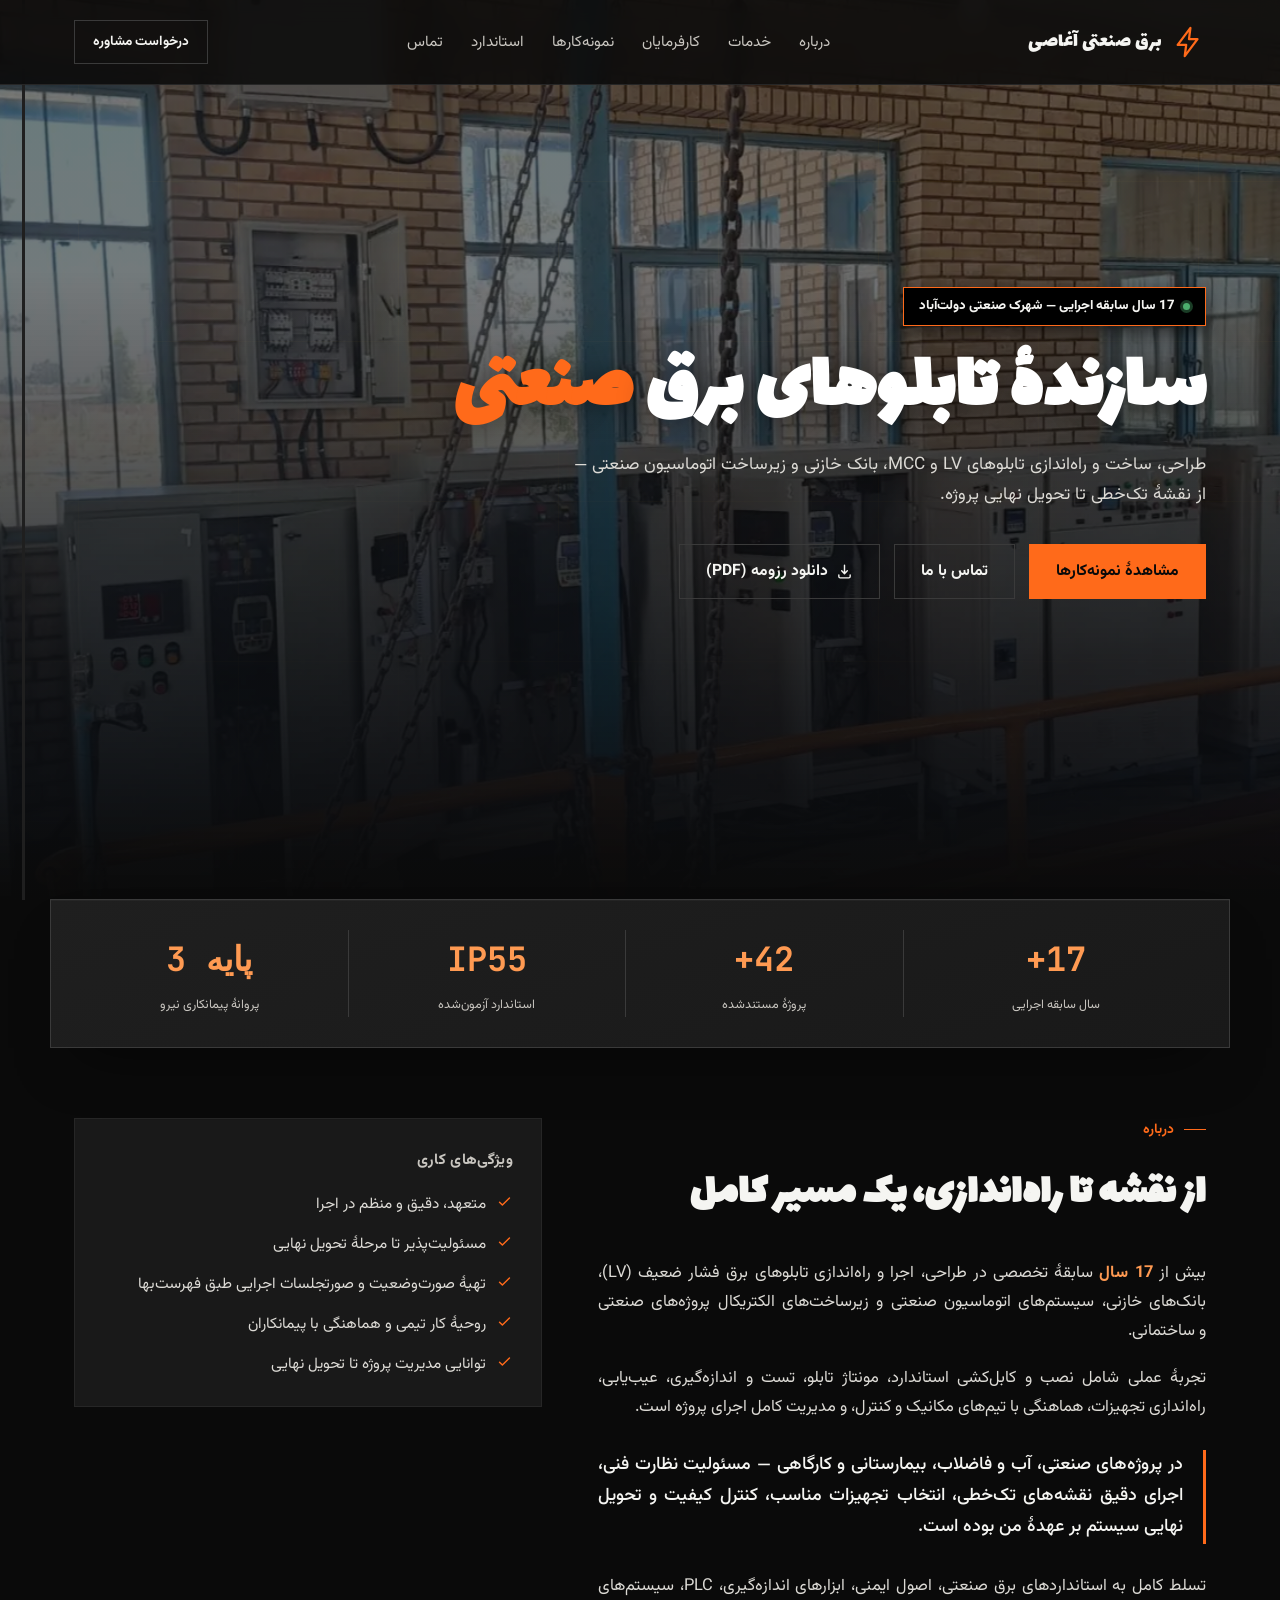
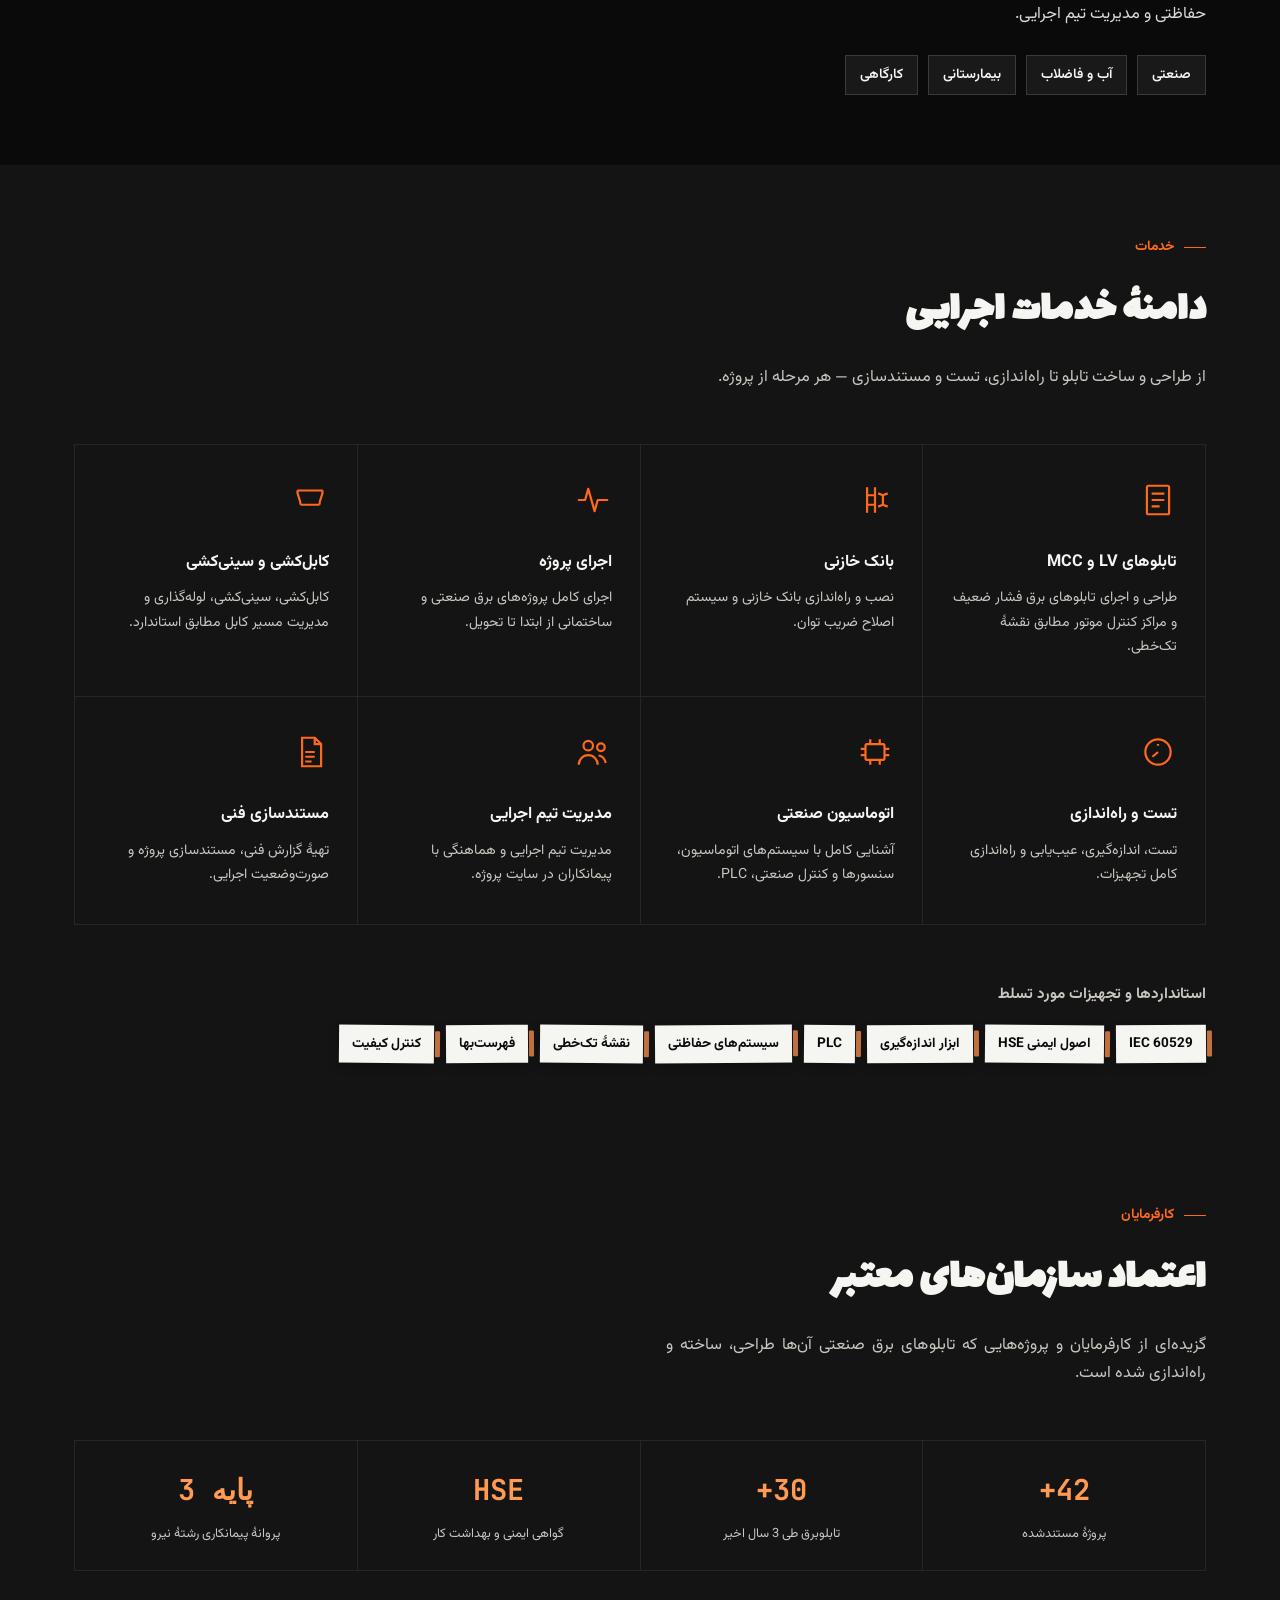
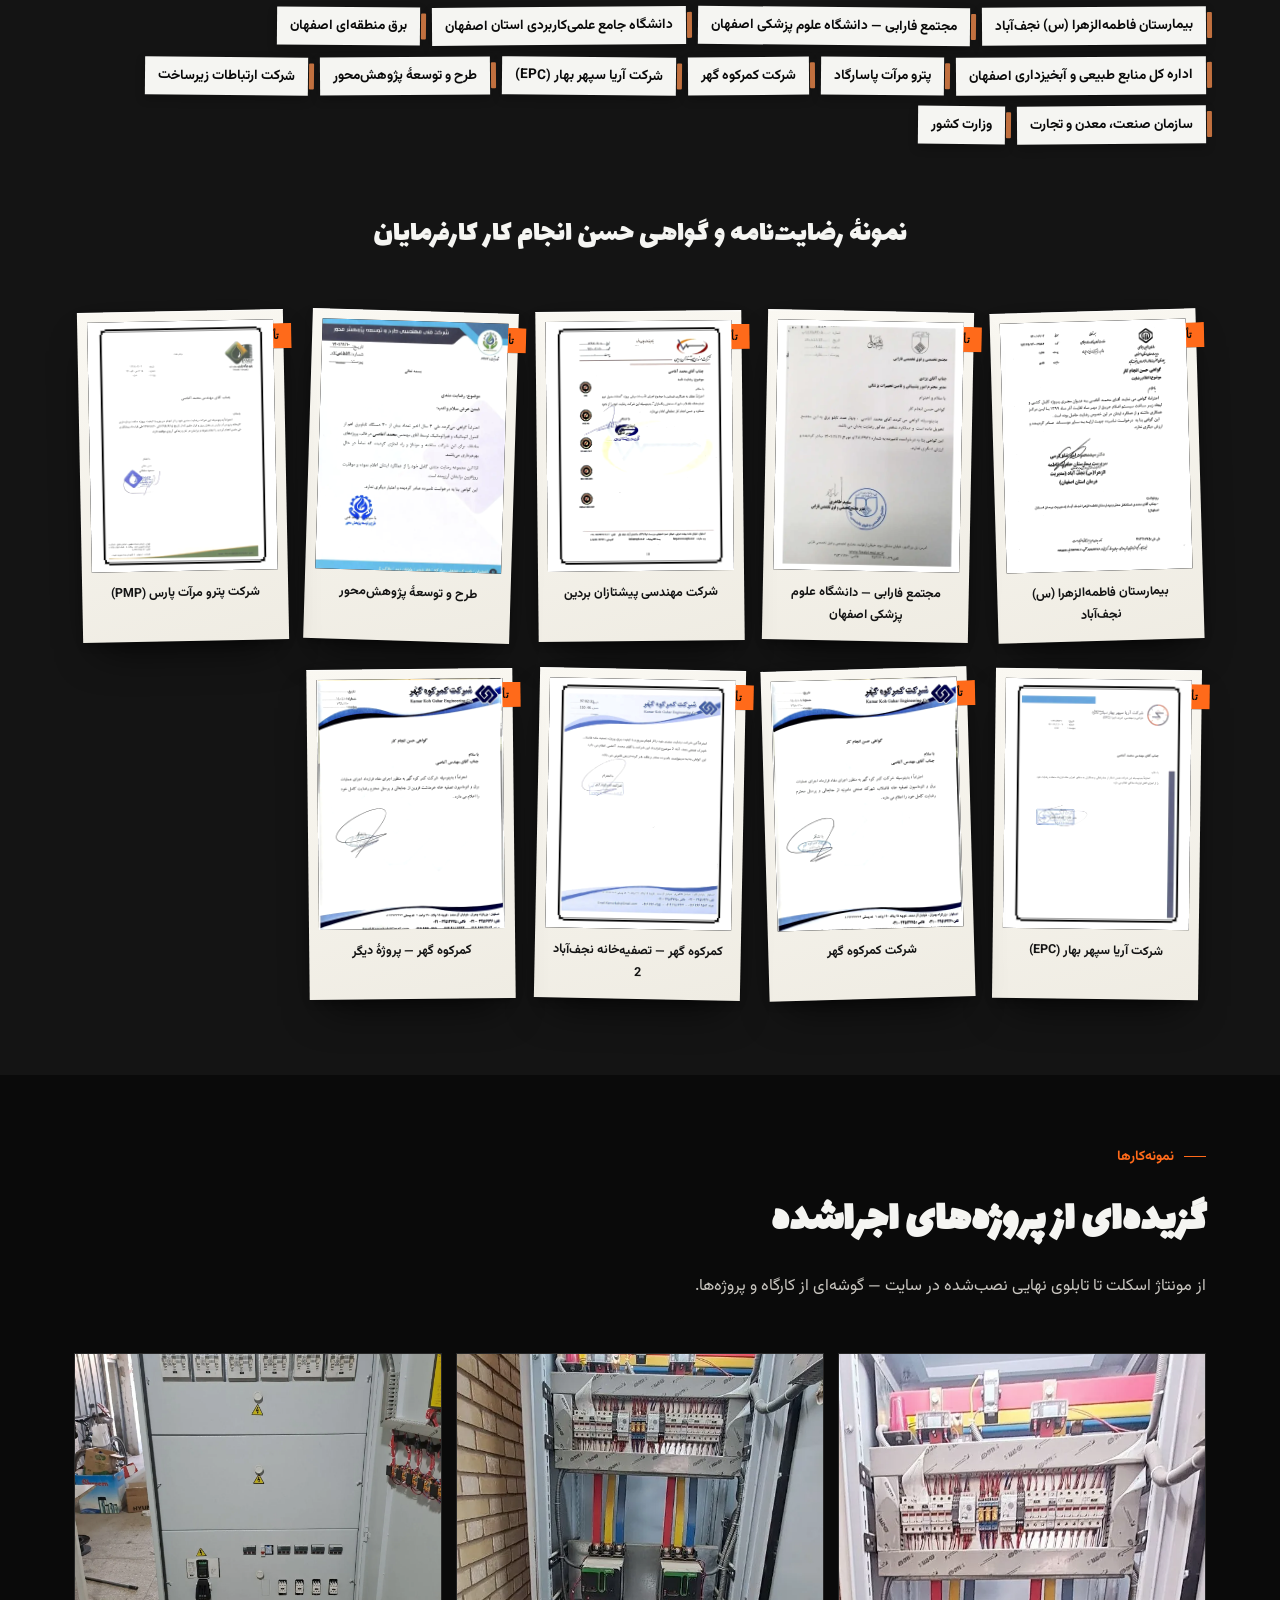
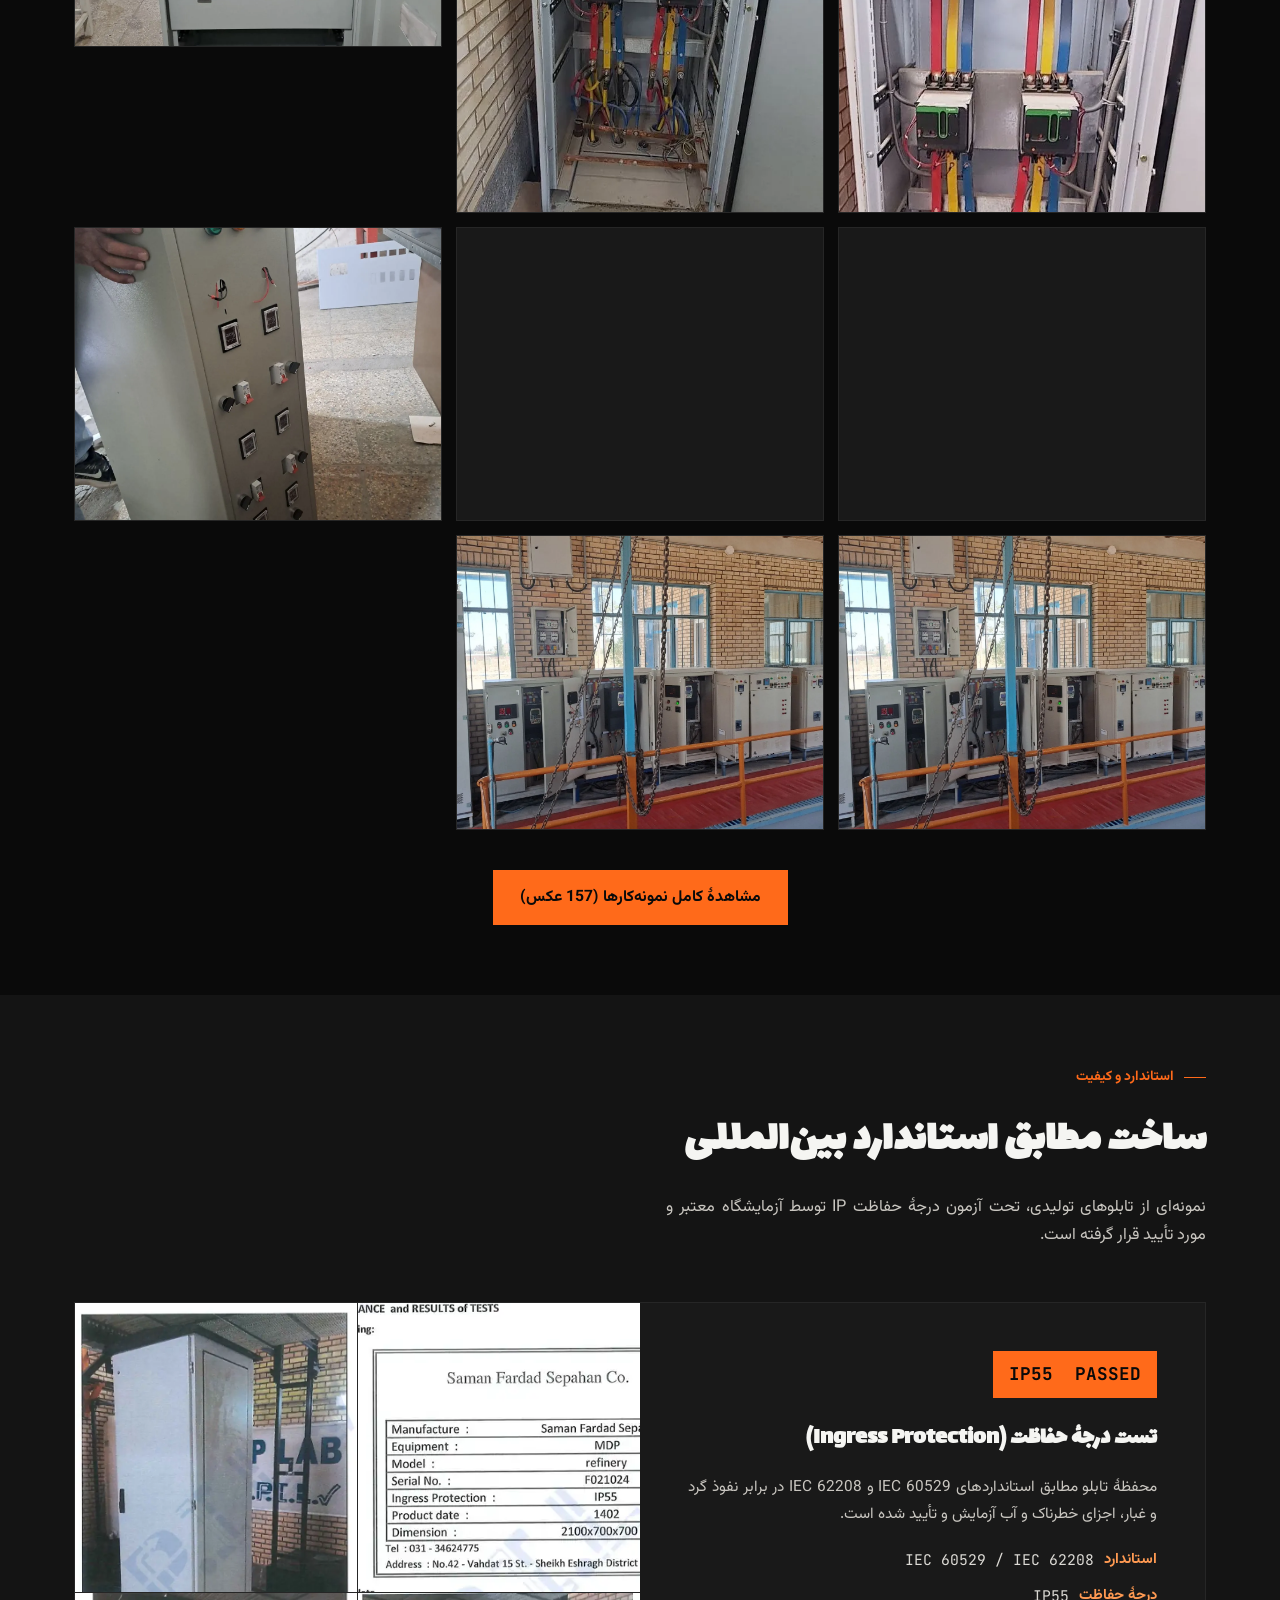
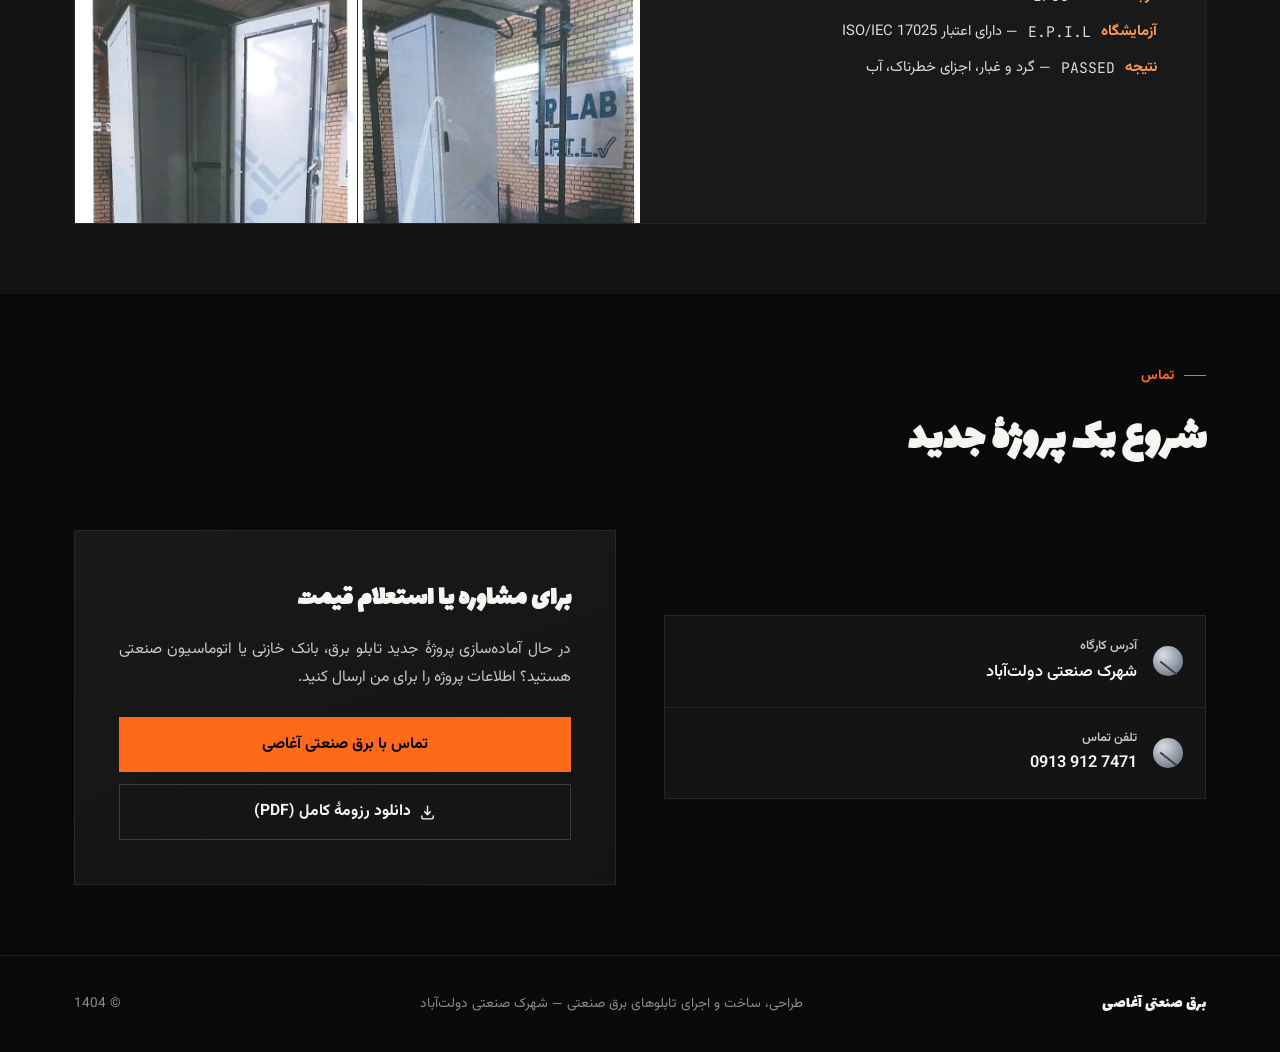
<file: index.html>
<!doctype html>
<html lang="fa" dir="rtl">
<head>
    <meta charset="utf-8">
    <title>سازنده تابلو برق صنعتی در اصفهان | برق صنعتی آغاصی</title>
    <meta name="viewport" content="width=device-width, initial-scale=1"/>
    <meta name="description"
          content="ساخت و اجرای تابلو برق صنعتی LV و MCC، بانک خازنی و اتوماسیون صنعتی در اصفهان — با ۱۷ سال سابقه و گواهی آزمون IP55. مشاوره و استعلام قیمت: ۰۹۱۳۹۱۲۷۴۷۱"/>
    <meta name="keywords" content="تابلو برق صنعتی، ساخت تابلو برق، تابلو برق اصفهان، تابلو LV، تابلو MCC، بانک خازنی، اصلاح ضریب توان، اتوماسیون صنعتی، تابلو ATS، شهرک صنعتی دولت‌آباد"/>
    <meta name="author" content="محمد آغاصی"/>
    <link rel="canonical" href="https://aghasi.resumio.ir/"/>

    <meta property="og:type" content="website"/>
    <meta property="og:locale" content="fa_IR"/>
    <meta property="og:site_name" content="برق صنعتی آغاصی"/>
    <meta property="og:url" content="https://aghasi.resumio.ir/"/>
    <meta property="og:title" content="سازنده تابلو برق صنعتی در اصفهان | برق صنعتی آغاصی"/>
    <meta property="og:description"
          content="ساخت و اجرای تابلو برق صنعتی LV و MCC، بانک خازنی و اتوماسیون صنعتی — ۱۷ سال سابقه، گواهی آزمون IP55، بیش از ۴۰ پروژهٔ اجراشده."/>
    <meta property="og:image" content="https://aghasi.resumio.ir/assets/img/og.jpg"/>
    <meta property="og:image:width" content="1200"/>
    <meta property="og:image:height" content="630"/>
    <meta name="twitter:card" content="summary_large_image"/>
    <meta name="twitter:title" content="سازنده تابلو برق صنعتی در اصفهان | برق صنعتی آغاصی"/>
    <meta name="twitter:description"
          content="ساخت و اجرای تابلو برق صنعتی LV و MCC، بانک خازنی و اتوماسیون صنعتی — ۱۷ سال سابقه، گواهی آزمون IP55."/>
    <meta name="twitter:image" content="https://aghasi.resumio.ir/assets/img/og.jpg"/>
    <link rel="icon" type="image/svg+xml"
          href="data:image/svg+xml,%3Csvg xmlns='http://www.w3.org/2000/svg' viewBox='0 0 24 24'%3E%3Crect width='24' height='24' rx='4' fill='%230b0d10'/%3E%3Cpath d='M13 2 4 14h6l-1 8 9-12h-6l1-8Z' fill='%23f0a800'/%3E%3C/svg%3E">
    <script>document.documentElement.className+=" js"</script>
    <link rel="preload" as="image" href="assets/img/hero-m.webp" media="(max-width:800px)" fetchpriority="high">
    <link rel="preload" as="image" href="assets/img/hero.webp" media="(min-width:801px)" fetchpriority="high">
<link rel="preload" as="font" type="font/woff2" href="assets/fonts/Vazirmatn-arabic-b37f90.woff2" crossorigin>
    <link rel="stylesheet" href="assets/css/style.css">
    <script type="application/ld+json">
    {
      "@context": "https://schema.org",
      "@type": "LocalBusiness",
      "@id": "https://aghasi.resumio.ir/#business",
      "name": "برق صنعتی آغاصی",
      "alternateName": "Aghasi Industrial Electrical",
      "description": "طراحی، ساخت و راه‌اندازی تابلوهای برق صنعتی LV و MCC، بانک خازنی و زیرساخت اتوماسیون صنعتی با ۱۷ سال سابقهٔ اجرایی.",
      "url": "https://aghasi.resumio.ir/",
      "image": "https://aghasi.resumio.ir/assets/img/og.jpg",
      "telephone": "+989139127471",
      "founder": { "@type": "Person", "name": "محمد آغاصی" },
      "address": {
        "@type": "PostalAddress",
        "streetAddress": "شهرک صنعتی دولت‌آباد",
        "addressLocality": "اصفهان",
        "addressRegion": "اصفهان",
        "addressCountry": "IR"
      },
      "areaServed": { "@type": "Country", "name": "ایران" },
      "knowsAbout": [
        "تابلو برق فشار ضعیف (LV)",
        "تابلو مرکز کنترل موتور (MCC)",
        "بانک خازنی و اصلاح ضریب توان",
        "اتوماسیون صنعتی و PLC",
        "کابل‌کشی و سینی‌کشی صنعتی",
        "تست و راه‌اندازی تجهیزات برقی"
      ],
      "hasOfferCatalog": {
        "@type": "OfferCatalog",
        "name": "خدمات برق صنعتی",
        "itemListElement": [
          { "@type": "Offer", "itemOffered": { "@type": "Service", "name": "ساخت تابلو برق LV و MCC" } },
          { "@type": "Offer", "itemOffered": { "@type": "Service", "name": "نصب و راه‌اندازی بانک خازنی" } },
          { "@type": "Offer", "itemOffered": { "@type": "Service", "name": "اجرای پروژه‌های برق صنعتی" } },
          { "@type": "Offer", "itemOffered": { "@type": "Service", "name": "کابل‌کشی و سینی‌کشی صنعتی" } },
          { "@type": "Offer", "itemOffered": { "@type": "Service", "name": "اتوماسیون صنعتی و PLC" } },
          { "@type": "Offer", "itemOffered": { "@type": "Service", "name": "تست، اندازه‌گیری و راه‌اندازی" } }
        ]
      }
    }
    </script>
</head>
<body>
<div class="rail">
    <div class="rail-fill" id="railFill"></div>
</div>
<header class="site-nav">
    <div class="nav-inner">
        <a href="#top" class="brand">
            <svg class="mark" viewBox="0 0 24 24" fill="none" stroke="currentColor" stroke-width="1.6">
                <path d="M13 2 4 14h6l-1 8 9-12h-6l1-8Z" stroke-linejoin="round" stroke-linecap="round"/>
            </svg>
            برق صنعتی آغاصی
        </a>
        <nav class="links" id="navLinks">
            <a href="#about">درباره</a>
            <a href="#services">خدمات</a>
            <a href="#clients">کارفرمایان</a>
            <a href="gallery.html">نمونه‌کارها</a>
            <a href="#cert">استاندارد</a>
            <a href="#contact">تماس</a>
        </nav>
        <a href="#contact" class="btn btn-ghost" style="padding:9px 18px;font-size:0.85rem;">درخواست مشاوره</a>
        <button class="nav-toggle" id="navToggle" aria-label="باز کردن منو" aria-expanded="false">
            <svg viewBox="0 0 24 24" fill="none" stroke="currentColor" stroke-width="2">
                <path d="M4 6h16M4 12h16M4 18h16" stroke-linecap="round"/>
            </svg>
        </button>
    </div>
</header>

<section class="hero">
    <div class="hero-photo" id="heroPhoto" style="background-image:url('assets/img/hero.webp')"></div>
    <div class="hero-circuit"></div>
    <div class="hero-scrim"></div>
    <div class="hero-inner wrap">
        <div class="eyebrow"><span class="status-dot"></span> 17 سال سابقه اجرایی — شهرک صنعتی دولت‌آباد</div>
        <h1 class="hero-title">سازندهٔ تابلوهای برق <span>صنعتی</span></h1>
        <p class="hero-sub">طراحی، ساخت و راه‌اندازی تابلوهای LV و MCC، بانک خازنی و زیرساخت اتوماسیون صنعتی — از نقشهٔ
            تک‌خطی تا تحویل نهایی پروژه.</p>
        <div class="hero-cta">
            <a href="#gallery" class="btn btn-primary">مشاهدهٔ نمونه‌کارها</a>
            <a href="#contact" class="btn btn-ghost">تماس با ما</a>
            <a href="resume-aghasi.pdf" class="btn btn-ghost" download>
                <svg viewBox="0 0 24 24" fill="none" stroke="currentColor" stroke-width="2" aria-hidden="true">
                    <path d="M12 3v12m0 0 4-4m-4 4-4-4M4 17v2a2 2 0 0 0 2 2h12a2 2 0 0 0 2-2v-2"
                          stroke-linecap="round" stroke-linejoin="round"/>
                </svg>
                دانلود رزومه (PDF)
            </a>
        </div>
    </div>
</section>

<div class="nameplate-section wrap">
    <div class="nameplate reveal">
        <div class="np-item">
            <div class="np-value">17+</div>
            <div class="np-label">سال سابقه اجرایی</div>
        </div>
        <div class="np-item">
            <div class="np-value">42+</div>
            <div class="np-label">پروژهٔ مستندشده</div>
        </div>
        <div class="np-item">
            <div class="np-value">IP55</div>
            <div class="np-label">استاندارد آزمون‌شده</div>
        </div>
        <div class="np-item">
            <div class="np-value">پایه 3</div>
            <div class="np-label">پروانهٔ پیمانکاری نیرو</div>
        </div>
    </div>
</div>

<section id="about">
    <div class="wrap about-grid">
        <div class="about-body reveal">
            <div class="section-head" style="margin-bottom:28px;">
                <div class="kicker">درباره</div>
                <h2 class="section-title">از نقشه تا راه‌اندازی، یک مسیر کامل</h2>
            </div>
            <p>بیش از <strong>17 سال</strong> سابقهٔ تخصصی در طراحی، اجرا و راه‌اندازی تابلوهای برق فشار ضعیف (LV)،
                بانک‌های خازنی، سیستم‌های اتوماسیون صنعتی و زیرساخت‌های الکتریکال پروژه‌های صنعتی و ساختمانی.</p>
            <p>تجربهٔ عملی شامل نصب و کابل‌کشی استاندارد، مونتاژ تابلو، تست و اندازه‌گیری، عیب‌یابی، راه‌اندازی تجهیزات،
                هماهنگی با تیم‌های مکانیک و کنترل، و مدیریت کامل اجرای پروژه است.</p>
            <div class="pull-quote">در پروژه‌های صنعتی، آب و فاضلاب، بیمارستانی و کارگاهی — مسئولیت نظارت فنی، اجرای
                دقیق نقشه‌های تک‌خطی، انتخاب تجهیزات مناسب، کنترل کیفیت و تحویل نهایی سیستم بر عهدهٔ من بوده است.
            </div>
            <p>تسلط کامل به استانداردهای برق صنعتی، اصول ایمنی، ابزارهای اندازه‌گیری، PLC، سیستم‌های حفاظتی و مدیریت تیم
                اجرایی.</p>
            <div class="domain-tags">
                <span class="domain-tag">صنعتی</span>
                <span class="domain-tag">آب و فاضلاب</span>
                <span class="domain-tag">بیمارستانی</span>
                <span class="domain-tag">کارگاهی</span>
            </div>
        </div>
        <div class="traits-card reveal">
            <h3>ویژگی‌های کاری</h3>
            <ul class="trait-list">
                <li>
                    <svg viewBox="0 0 24 24" fill="none" stroke="currentColor" stroke-width="2">
                        <path d="M5 13l4 4L19 7" stroke-linecap="round" stroke-linejoin="round"/>
                    </svg>
                    متعهد، دقیق و منظم در اجرا
                </li>
                <li>
                    <svg viewBox="0 0 24 24" fill="none" stroke="currentColor" stroke-width="2">
                        <path d="M5 13l4 4L19 7" stroke-linecap="round" stroke-linejoin="round"/>
                    </svg>
                    مسئولیت‌پذیر تا مرحلهٔ تحویل نهایی
                </li>
                <li>
                    <svg viewBox="0 0 24 24" fill="none" stroke="currentColor" stroke-width="2">
                        <path d="M5 13l4 4L19 7" stroke-linecap="round" stroke-linejoin="round"/>
                    </svg>
                    تهیهٔ صورت‌وضعیت و صورتجلسات اجرایی طبق فهرست‌بها
                </li>
                <li>
                    <svg viewBox="0 0 24 24" fill="none" stroke="currentColor" stroke-width="2">
                        <path d="M5 13l4 4L19 7" stroke-linecap="round" stroke-linejoin="round"/>
                    </svg>
                    روحیهٔ کار تیمی و هماهنگی با پیمانکاران
                </li>
                <li>
                    <svg viewBox="0 0 24 24" fill="none" stroke="currentColor" stroke-width="2">
                        <path d="M5 13l4 4L19 7" stroke-linecap="round" stroke-linejoin="round"/>
                    </svg>
                    توانایی مدیریت پروژه تا تحویل نهایی
                </li>
            </ul>
        </div>
    </div>
</section>

<section id="services" class="alt-bg">
    <div class="wrap">
        <div class="section-head reveal">
            <div class="kicker">خدمات</div>
            <h2 class="section-title">دامنهٔ خدمات اجرایی</h2>
            <p class="section-desc">از طراحی و ساخت تابلو تا راه‌اندازی، تست و مستندسازی — هر مرحله از پروژه.</p>
        </div>
        <div class="services-grid reveal">
            <div class="service-card">
                <svg class="service-icon" viewBox="0 0 24 24" fill="none" stroke="currentColor" stroke-width="1.4">
                    <rect x="5" y="3" width="14" height="18" rx="1"/>
                    <path d="M8 8h8M8 12h8M8 16h5"/>
                </svg>
                <h3>تابلوهای LV و MCC</h3>
                <p>طراحی و اجرای تابلوهای برق فشار ضعیف و مراکز کنترل موتور مطابق نقشهٔ تک‌خطی.</p>
            </div>
            <div class="service-card">
                <svg class="service-icon" viewBox="0 0 24 24" fill="none" stroke="currentColor" stroke-width="1.4">
                    <path d="M7 4v16M12 4v16M7 9h5M7 15h5"/>
                    <path d="M17 9v6M17 9l3-1.2M17 9l-3-1.2M17 15l3 1.2M17 15l-3 1.2"/>
                </svg>
                <h3>بانک خازنی</h3>
                <p>نصب و راه‌اندازی بانک خازنی و سیستم اصلاح ضریب توان.</p>
            </div>
            <div class="service-card">
                <svg class="service-icon" viewBox="0 0 24 24" fill="none" stroke="currentColor" stroke-width="1.4">
                    <path d="M3 12h4l2-7 4 14 2-7h6" stroke-linejoin="round" stroke-linecap="round"/>
                </svg>
                <h3>اجرای پروژه</h3>
                <p>اجرای کامل پروژه‌های برق صنعتی و ساختمانی از ابتدا تا تحویل.</p>
            </div>
            <div class="service-card">
                <svg class="service-icon" viewBox="0 0 24 24" fill="none" stroke="currentColor" stroke-width="1.4">
                    <path d="M4 6h16M4 6c0 4 2 5 2 9M20 6c0 4-2 5-2 9M6 15h12"/>
                </svg>
                <h3>کابل‌کشی و سینی‌کشی</h3>
                <p>کابل‌کشی، سینی‌کشی، لوله‌گذاری و مدیریت مسیر کابل مطابق استاندارد.</p>
            </div>
            <div class="service-card">
                <svg class="service-icon" viewBox="0 0 24 24" fill="none" stroke="currentColor" stroke-width="1.4">
                    <circle cx="12" cy="12" r="8"/>
                    <path d="M12 12 8.5 15M12 7v1"/>
                </svg>
                <h3>تست و راه‌اندازی</h3>
                <p>تست، اندازه‌گیری، عیب‌یابی و راه‌اندازی کامل تجهیزات.</p>
            </div>
            <div class="service-card">
                <svg class="service-icon" viewBox="0 0 24 24" fill="none" stroke="currentColor" stroke-width="1.4">
                    <rect x="6" y="7" width="12" height="10" rx="1"/>
                    <path d="M9 4v3M15 4v3M9 20v-3M15 20v-3M3 10h3M3 14h3M18 10h3M18 14h3"/>
                </svg>
                <h3>اتوماسیون صنعتی</h3>
                <p>آشنایی کامل با سیستم‌های اتوماسیون، سنسورها و کنترل صنعتی، PLC.</p>
            </div>
            <div class="service-card">
                <svg class="service-icon" viewBox="0 0 24 24" fill="none" stroke="currentColor" stroke-width="1.4">
                    <circle cx="9" cy="8" r="3"/>
                    <circle cx="17" cy="9" r="2.4"/>
                    <path d="M3 20c0-3.3 2.7-6 6-6s6 2.7 6 6M15.5 14.2c2.3.3 4 2.2 4.5 4.8"/>
                </svg>
                <h3>مدیریت تیم اجرایی</h3>
                <p>مدیریت تیم اجرایی و هماهنگی با پیمانکاران در سایت پروژه.</p>
            </div>
            <div class="service-card">
                <svg class="service-icon" viewBox="0 0 24 24" fill="none" stroke="currentColor" stroke-width="1.4">
                    <path d="M7 3h8l4 4v14H7z"/>
                    <path d="M15 3v4h4M9 12h6M9 15h6M9 18h4"/>
                </svg>
                <h3>مستندسازی فنی</h3>
                <p>تهیهٔ گزارش فنی، مستندسازی پروژه و صورت‌وضعیت اجرایی.</p>
            </div>
        </div>

        <div style="margin-top:56px;" class="reveal">
            <h3 style="font-size:0.95rem;color:var(--steel-300);margin:0 0 18px;font-weight:700;">استانداردها و تجهیزات
                مورد تسلط</h3>
            <div class="label-row">
                <span class="wire-label">IEC 60529</span>
                <span class="wire-label">اصول ایمنی HSE</span>
                <span class="wire-label">ابزار اندازه‌گیری</span>
                <span class="wire-label">PLC</span>
                <span class="wire-label">سیستم‌های حفاظتی</span>
                <span class="wire-label">نقشهٔ تک‌خطی</span>
                <span class="wire-label">فهرست‌بها</span>
                <span class="wire-label">کنترل کیفیت</span>
            </div>
        </div>
    </div>
</section>

<section id="clients" class="alt-bg">
    <div class="wrap">
        <div class="section-head reveal">
            <div class="kicker">کارفرمایان</div>
            <h2 class="section-title">اعتماد سازمان‌های معتبر</h2>
            <p class="section-desc">گزیده‌ای از کارفرمایان و پروژه‌هایی که تابلوهای برق صنعتی آن‌ها طراحی، ساخته و
                راه‌اندازی شده است.</p>
        </div>
        <div class="client-stats reveal">
            <div class="client-stat"><span class="client-stat-value">42+</span><span class="client-stat-label">پروژهٔ مستندشده</span>
            </div>
            <div class="client-stat"><span class="client-stat-value">30+</span><span class="client-stat-label">تابلوبرق طی 3 سال اخیر</span>
            </div>
            <div class="client-stat"><span class="client-stat-value">HSE</span><span class="client-stat-label">گواهی ایمنی و بهداشت کار</span>
            </div>
            <div class="client-stat"><span class="client-stat-value">پایه 3</span><span class="client-stat-label">پروانهٔ پیمانکاری رشتهٔ نیرو</span>
            </div>
        </div>
        <div class="label-row reveal">
            <span class="wire-label">بیمارستان فاطمه‌الزهرا (س) نجف‌آباد</span>
            <span class="wire-label">مجتمع فارابی — دانشگاه علوم پزشکی اصفهان</span>
            <span class="wire-label">دانشگاه جامع علمی‌کاربردی استان اصفهان</span>
            <span class="wire-label">برق منطقه‌ای اصفهان</span>
            <span class="wire-label">اداره کل منابع طبیعی و آبخیزداری اصفهان</span>
            <span class="wire-label">پترو مرآت پاسارگاد</span>
            <span class="wire-label">شرکت کمرکوه گهر</span>
            <span class="wire-label">شرکت آریا سپهر بهار (EPC)</span>
            <span class="wire-label">طرح و توسعهٔ پژوهش‌محور</span>
            <span class="wire-label">شرکت ارتباطات زیرساخت</span>
            <span class="wire-label">سازمان صنعت، معدن و تجارت</span>
            <span class="wire-label">وزارت کشور</span>
        </div>
        <div class="letters-heading reveal">نمونهٔ رضایت‌نامه و گواهی حسن انجام کار کارفرمایان</div>
        <div class="letters-strip reveal">
            <a class="letter-card" href="assets/img/letters/l2.webp" target="_blank" rel="noopener"><span
                    class="letter-badge">تأییدشده</span>
                <div class="letter-frame"><img src="assets/img/letters/l2.webp"
                                               alt="گواهی حسن انجام کار بیمارستان فاطمه‌الزهرا (س) نجف‌آباد"
                                               loading="lazy"></div>
                <div class="letter-cap">بیمارستان فاطمه‌الزهرا (س) نجف‌آباد</div>
            </a>
            <a class="letter-card" href="assets/img/letters/l3.webp" target="_blank" rel="noopener"><span
                    class="letter-badge">تأییدشده</span>
                <div class="letter-frame"><img src="assets/img/letters/l3.webp"
                                               alt="گواهی حسن انجام کار مجتمع فارابی - دانشگاه علوم پزشکی اصفهان"
                                               loading="lazy"></div>
                <div class="letter-cap">مجتمع فارابی — دانشگاه علوم پزشکی اصفهان</div>
            </a>
            <a class="letter-card" href="assets/img/letters/l5.webp" target="_blank" rel="noopener"><span
                    class="letter-badge">تأییدشده</span>
                <div class="letter-frame"><img src="assets/img/letters/l5.webp"
                                               alt="رضایت‌نامه شرکت مهندسی پیشتازان بردین" loading="lazy"></div>
                <div class="letter-cap">شرکت مهندسی پیشتازان بردین</div>
            </a>
            <a class="letter-card" href="assets/img/letters/l4.webp" target="_blank" rel="noopener"><span
                    class="letter-badge">تأییدشده</span>
                <div class="letter-frame"><img src="assets/img/letters/l4.webp"
                                               alt="رضایت‌نامه طرح و توسعه پژوهش‌محور - بیش از 30 تابلوبرق در 3 سال"
                                               loading="lazy"></div>
                <div class="letter-cap">طرح و توسعهٔ پژوهش‌محور</div>
            </a>
            <a class="letter-card" href="assets/img/letters/l6.webp" target="_blank" rel="noopener"><span
                    class="letter-badge">تأییدشده</span>
                <div class="letter-frame"><img src="assets/img/letters/l6.webp" alt="رضایت‌نامه شرکت پترو مرآت پارس"
                                               loading="lazy"></div>
                <div class="letter-cap">شرکت پترو مرآت پارس (PMP)</div>
            </a>
            <a class="letter-card" href="assets/img/letters/l7.webp" target="_blank" rel="noopener"><span
                    class="letter-badge">تأییدشده</span>
                <div class="letter-frame"><img src="assets/img/letters/l7.webp" alt="اعلام رضایت شرکت آریا سپهر بهار"
                                               loading="lazy"></div>
                <div class="letter-cap">شرکت آریا سپهر بهار (EPC)</div>
            </a>
            <a class="letter-card" href="assets/img/letters/l0.webp" target="_blank" rel="noopener"><span
                    class="letter-badge">تأییدشده</span>
                <div class="letter-frame"><img src="assets/img/letters/l0.webp"
                                               alt="رضایت‌نامه شرکت کمرکوه گهر - پروژه یک" loading="lazy"></div>
                <div class="letter-cap">شرکت کمرکوه گهر</div>
            </a>
            <a class="letter-card" href="assets/img/letters/l8.webp" target="_blank" rel="noopener"><span
                    class="letter-badge">تأییدشده</span>
                <div class="letter-frame"><img src="assets/img/letters/l8.webp"
                                               alt="رضایت‌نامه شرکت کمرکوه گهر - تصفیه‌خانه نجف‌آباد 2" loading="lazy">
                </div>
                <div class="letter-cap">کمرکوه گهر — تصفیه‌خانه نجف‌آباد 2</div>
            </a>
            <a class="letter-card" href="assets/img/letters/l1.webp" target="_blank" rel="noopener"><span
                    class="letter-badge">تأییدشده</span>
                <div class="letter-frame"><img src="assets/img/letters/l1.webp"
                                               alt="رضایت‌نامه شرکت کمرکوه گهر - پروژه دیگر" loading="lazy"></div>
                <div class="letter-cap">کمرکوه گهر — پروژهٔ دیگر</div>
            </a>
        </div>
    </div>
</section>

<section id="gallery">
    <div class="wrap">
        <div class="section-head reveal">
            <div class="kicker">نمونه‌کارها</div>
            <h2 class="section-title">گزیده‌ای از پروژه‌های اجراشده</h2>
            <p class="section-desc">از مونتاژ اسکلت تا تابلوی نهایی نصب‌شده در سایت — گوشه‌ای از کارگاه و پروژه‌ها.</p>
        </div>
        <div class="gallery-grid reveal">
            <a class="g-item tall" data-cat="detail" href="gallery.html"><img src="assets/img/gallery/g013.webp" srcset="assets/img/gallery/t/g013.webp 420w, assets/img/gallery/g013.webp 591w" sizes="(max-width:560px) 100vw,(max-width:900px) 50vw,33vw" width="591" height="1280" decoding="async"
                                                                              alt="چیدمان کلید و کنتاکتور در تابلو"
                                                                              loading="lazy">
                <div class="g-caption">چیدمان کلید و کنتاکتور در تابلو</div>
            </a>
            <a class="g-item tall" data-cat="detail" href="gallery.html"><img src="assets/img/gallery/g110.webp" srcset="assets/img/gallery/t/g110.webp 420w, assets/img/gallery/g110.webp 577w" sizes="(max-width:560px) 100vw,(max-width:900px) 50vw,33vw" width="577" height="1280" decoding="async"
                                                                              alt="سیم‌بندی دقیق مدار قدرت و فرمان"
                                                                              loading="lazy">
                <div class="g-caption">سیم‌بندی دقیق مدار قدرت و فرمان</div>
            </a>
            <a class="g-item wide" data-cat="detail" href="gallery.html"><img src="assets/img/gallery/g089.webp" srcset="assets/img/gallery/t/g089.webp 420w, assets/img/gallery/g089.webp 1280w" sizes="(max-width:560px) 100vw,(max-width:900px) 50vw,33vw" width="1280" height="1280" decoding="async"
                                                                              alt="ردیف کلیدهای مینیاتوری و رله‌های حفاظتی"
                                                                              loading="lazy">
                <div class="g-caption">ردیف کلیدهای مینیاتوری و رله‌های حفاظتی</div>
            </a>
            <a class="g-item wide" data-cat="capacitor" href="gallery.html"><img src="assets/img/gallery/g087.webp" srcset="assets/img/gallery/t/g087.webp 420w, assets/img/gallery/g087.webp 1280w" sizes="(max-width:560px) 100vw,(max-width:900px) 50vw,33vw" width="1280" height="1280" decoding="async"
                                                                                 alt="بانک خازنی و اصلاح ضریب توان"
                                                                                 loading="lazy">
                <div class="g-caption">بانک خازنی و اصلاح ضریب توان</div>
            </a>
            <a class="g-item wide" data-cat="facade" href="gallery.html"><img src="assets/img/gallery/g108.webp" srcset="assets/img/gallery/t/g108.webp 420w, assets/img/gallery/g108.webp 1280w" sizes="(max-width:560px) 100vw,(max-width:900px) 50vw,33vw" width="1280" height="855" decoding="async"
                                                                              alt="تابلوی نهایی آماده تحویل"
                                                                              loading="lazy">
                <div class="g-caption">تابلوی نهایی آماده تحویل</div>
            </a>
            <a class="g-item wide" data-cat="facade" href="gallery.html"><img src="assets/img/gallery/g092.webp" srcset="assets/img/gallery/t/g092.webp 420w, assets/img/gallery/g092.webp 1280w" sizes="(max-width:560px) 100vw,(max-width:900px) 50vw,33vw" width="1280" height="1280" decoding="async"
                                                                              alt="نمای بیرونی تابلو با درب بسته"
                                                                              loading="lazy">
                <div class="g-caption">نمای بیرونی تابلو با درب بسته</div>
            </a>
            <a class="g-item wide" data-cat="site" href="gallery.html"><img src="assets/img/gallery/g151.webp" srcset="assets/img/gallery/t/g151.webp 420w, assets/img/gallery/g151.webp 1280w" sizes="(max-width:560px) 100vw,(max-width:900px) 50vw,33vw" width="1280" height="1280" decoding="async"
                                                                            alt="نصب تابلو در سایت پروژه"
                                                                            loading="lazy">
                <div class="g-caption">نصب تابلو در سایت پروژه</div>
            </a>
            <a class="g-item wide" data-cat="site" href="gallery.html"><img src="assets/img/gallery/g096.webp" srcset="assets/img/gallery/t/g096.webp 420w, assets/img/gallery/g096.webp 1280w" sizes="(max-width:560px) 100vw,(max-width:900px) 50vw,33vw" width="1280" height="1280" decoding="async"
                                                                            alt="راه‌اندازی تابلو در محل نصب"
                                                                            loading="lazy">
                <div class="g-caption">راه‌اندازی تابلو در محل نصب</div>
            </a>
        </div>
        <div class="gallery-preview-foot reveal">
            <a href="gallery.html" class="btn btn-primary">مشاهدهٔ کامل نمونه‌کارها (157 عکس)</a>
        </div>
    </div>
</section>

<section id="cert" class="alt-bg">
    <div class="wrap">
        <div class="section-head reveal">
            <div class="kicker">استاندارد و کیفیت</div>
            <h2 class="section-title">ساخت مطابق استاندارد بین‌المللی</h2>
            <p class="section-desc">نمونه‌ای از تابلوهای تولیدی، تحت آزمون درجهٔ حفاظت IP توسط آزمایشگاه معتبر و مورد
                تأیید قرار گرفته است.</p>
        </div>
        <div class="cert-panel reveal">
            <div class="cert-copy">
                <div class="cert-badge">IP55 &nbsp;PASSED</div>
                <h3>تست درجهٔ حفاظت (Ingress Protection)</h3>
                <p>محفظهٔ تابلو مطابق استانداردهای IEC 60529 و IEC 62208 در برابر نفوذ گرد و غبار، اجزای خطرناک و آب
                    آزمایش و تأیید شده است.</p>
                <ul class="cert-list">
                    <li><b>استاندارد</b> <span class="mono">IEC 60529 / IEC 62208</span></li>
                    <li><b>درجهٔ حفاظت</b> <span class="mono">IP55</span></li>
                    <li><b>آزمایشگاه</b> <span class="mono">E.P.I.L</span> — دارای اعتبار ISO/IEC 17025</li>
                    <li><b>نتیجه</b> <span class="mono">PASSED</span> — گرد و غبار، اجزای خطرناک، آب</li>
                </ul>
            </div>
            <div class="cert-imgs cert-imgs-4">
                <img src="assets/img/cert/cert_marking.webp" alt="پلاک مشخصات فنی تابلوی تست‌شده" loading="lazy">
                <img src="assets/img/cert/cert_fig1.webp" alt="نمونهٔ تابلو پیش از آزمون (EUT)" loading="lazy">
                <img src="assets/img/cert/cert_fig3.webp" alt="آزمون IPX5 - اسپری مستقیم آب روی تابلو" loading="lazy">
                <img src="assets/img/cert/cert_fig4.webp" alt="بازرسی داخل تابلو پس از آزمون IPX5" loading="lazy">
            </div>
        </div>
    </div>
</section>

<section id="contact">
    <div class="wrap">
        <div class="section-head reveal">
            <div class="kicker">تماس</div>
            <h2 class="section-title">شروع یک پروژهٔ جدید</h2>
        </div>
        <div class="contact-grid reveal">
            <div class="terminal-block">
                <div class="terminal-row">
                    <div class="terminal-screw"></div>
                    <div>
                        <div class="term-label">آدرس کارگاه</div>
                        <div class="term-value">شهرک صنعتی دولت‌آباد</div>
                    </div>
                </div>
                <div class="terminal-row">
                    <div class="terminal-screw"></div>
                    <div>
                        <div class="term-label">تلفن تماس</div>
                        <a class="term-value" href="tel:+989139127471" dir="ltr">0913 912 7471</a>
                    </div>
                </div>
            </div>
            <div class="cta-box">
                <h3>برای مشاوره یا استعلام قیمت</h3>
                <p>در حال آماده‌سازی پروژهٔ جدید تابلو برق، بانک خازنی یا اتوماسیون صنعتی هستید؟ اطلاعات پروژه را برای
                    من ارسال کنید.</p>
                <a href="tel:+989139127471" class="btn btn-primary" style="width:100%;justify-content:center;">تماس با برق صنعتی آغاصی</a>
                <a href="resume-aghasi.pdf" class="btn btn-ghost"
                   style="width:100%;justify-content:center;margin-top:12px;" download>
                    <svg viewBox="0 0 24 24" fill="none" stroke="currentColor" stroke-width="2" aria-hidden="true">
                        <path d="M12 3v12m0 0 4-4m-4 4-4-4M4 17v2a2 2 0 0 0 2 2h12a2 2 0 0 0 2-2v-2"
                              stroke-linecap="round" stroke-linejoin="round"/>
                    </svg>
                    دانلود رزومهٔ کامل (PDF)
                </a>
            </div>
        </div>
    </div>
</section>

<footer>
    <div class="wrap footer-inner">
        <span class="brand" style="font-family:var(--font-display);">برق صنعتی آغاصی</span>
        <span>طراحی، ساخت و اجرای تابلوهای برق صنعتی — شهرک صنعتی دولت‌آباد</span>
        <span>© 1404</span>
    </div>
</footer>

<script src="assets/js/site.js"></script>
</body>
</html>
</file>
<file: assets/css/style.css>
@font-face {
  font-family: 'JetBrains Mono';
  font-style: normal;
  font-weight: 400;
  font-display: swap;
  src: url(../fonts/JetBrainsMono-latin-480c06.woff2) format('woff2');
  unicode-range: U+0000-00FF, U+0131, U+0152-0153, U+02BB-02BC, U+02C6, U+02DA, U+02DC, U+0304, U+0308, U+0329, U+2000-206F, U+20AC, U+2122, U+2191, U+2193, U+2212, U+2215, U+FEFF, U+FFFD;
}
@font-face {
  font-family: 'JetBrains Mono';
  font-style: normal;
  font-weight: 500;
  font-display: swap;
  src: url(../fonts/JetBrainsMono-latin-480c06.woff2) format('woff2');
  unicode-range: U+0000-00FF, U+0131, U+0152-0153, U+02BB-02BC, U+02C6, U+02DA, U+02DC, U+0304, U+0308, U+0329, U+2000-206F, U+20AC, U+2122, U+2191, U+2193, U+2212, U+2215, U+FEFF, U+FFFD;
}
@font-face {
  font-family: 'JetBrains Mono';
  font-style: normal;
  font-weight: 700;
  font-display: swap;
  src: url(../fonts/JetBrainsMono-latin-480c06.woff2) format('woff2');
  unicode-range: U+0000-00FF, U+0131, U+0152-0153, U+02BB-02BC, U+02C6, U+02DA, U+02DC, U+0304, U+0308, U+0329, U+2000-206F, U+20AC, U+2122, U+2191, U+2193, U+2212, U+2215, U+FEFF, U+FFFD;
}
@font-face {
  font-family: 'Lalezar';
  font-style: normal;
  font-weight: 400;
  font-display: swap;
  src: url(../fonts/Lalezar-arabic-34b602.woff2) format('woff2');
  unicode-range: U+0600-06FF, U+0750-077F, U+0870-0891, U+0897-08E1, U+08E3-08FF, U+200C-200E, U+2010-2011, U+204F, U+2E41, U+FB50-FDFF, U+FE70-FE74, U+FE76-FEFC, U+102E0-102FB, U+10E60-10E7E, U+10EC2-10EC7, U+10EC9-10EEE, U+10EF0-10EFF, U+1EE00-1EE03, U+1EE05-1EE1F, U+1EE21-1EE22, U+1EE24, U+1EE27, U+1EE29-1EE32, U+1EE34-1EE37, U+1EE39, U+1EE3B, U+1EE42, U+1EE47, U+1EE49, U+1EE4B, U+1EE4D-1EE4F, U+1EE51-1EE52, U+1EE54, U+1EE57, U+1EE59, U+1EE5B, U+1EE5D, U+1EE5F, U+1EE61-1EE62, U+1EE64, U+1EE67-1EE6A, U+1EE6C-1EE72, U+1EE74-1EE77, U+1EE79-1EE7C, U+1EE7E, U+1EE80-1EE89, U+1EE8B-1EE9B, U+1EEA1-1EEA3, U+1EEA5-1EEA9, U+1EEAB-1EEBB, U+1EEF0-1EEF1;
}
@font-face {
  font-family: 'Lalezar';
  font-style: normal;
  font-weight: 400;
  font-display: swap;
  src: url(../fonts/Lalezar-latin-a7ab3b.woff2) format('woff2');
  unicode-range: U+0000-00FF, U+0131, U+0152-0153, U+02BB-02BC, U+02C6, U+02DA, U+02DC, U+0304, U+0308, U+0329, U+2000-206F, U+20AC, U+2122, U+2191, U+2193, U+2212, U+2215, U+FEFF, U+FFFD;
}
@font-face {
  font-family: 'Vazirmatn';
  font-style: normal;
  font-weight: 400;
  font-display: swap;
  src: url(../fonts/Vazirmatn-arabic-b37f90.woff2) format('woff2');
  unicode-range: U+0600-06FF, U+0750-077F, U+0870-0891, U+0897-08E1, U+08E3-08FF, U+200C-200E, U+2010-2011, U+204F, U+2E41, U+FB50-FDFF, U+FE70-FE74, U+FE76-FEFC, U+102E0-102FB, U+10E60-10E7E, U+10EC2-10EC7, U+10EC9-10EEE, U+10EF0-10EFF, U+1EE00-1EE03, U+1EE05-1EE1F, U+1EE21-1EE22, U+1EE24, U+1EE27, U+1EE29-1EE32, U+1EE34-1EE37, U+1EE39, U+1EE3B, U+1EE42, U+1EE47, U+1EE49, U+1EE4B, U+1EE4D-1EE4F, U+1EE51-1EE52, U+1EE54, U+1EE57, U+1EE59, U+1EE5B, U+1EE5D, U+1EE5F, U+1EE61-1EE62, U+1EE64, U+1EE67-1EE6A, U+1EE6C-1EE72, U+1EE74-1EE77, U+1EE79-1EE7C, U+1EE7E, U+1EE80-1EE89, U+1EE8B-1EE9B, U+1EEA1-1EEA3, U+1EEA5-1EEA9, U+1EEAB-1EEBB, U+1EEF0-1EEF1;
}
@font-face {
  font-family: 'Vazirmatn';
  font-style: normal;
  font-weight: 400;
  font-display: swap;
  src: url(../fonts/Vazirmatn-latin-f50a38.woff2) format('woff2');
  unicode-range: U+0000-00FF, U+0131, U+0152-0153, U+02BB-02BC, U+02C6, U+02DA, U+02DC, U+0304, U+0308, U+0329, U+2000-206F, U+20AC, U+2122, U+2191, U+2193, U+2212, U+2215, U+FEFF, U+FFFD;
}
@font-face {
  font-family: 'Vazirmatn';
  font-style: normal;
  font-weight: 500;
  font-display: swap;
  src: url(../fonts/Vazirmatn-arabic-b37f90.woff2) format('woff2');
  unicode-range: U+0600-06FF, U+0750-077F, U+0870-0891, U+0897-08E1, U+08E3-08FF, U+200C-200E, U+2010-2011, U+204F, U+2E41, U+FB50-FDFF, U+FE70-FE74, U+FE76-FEFC, U+102E0-102FB, U+10E60-10E7E, U+10EC2-10EC7, U+10EC9-10EEE, U+10EF0-10EFF, U+1EE00-1EE03, U+1EE05-1EE1F, U+1EE21-1EE22, U+1EE24, U+1EE27, U+1EE29-1EE32, U+1EE34-1EE37, U+1EE39, U+1EE3B, U+1EE42, U+1EE47, U+1EE49, U+1EE4B, U+1EE4D-1EE4F, U+1EE51-1EE52, U+1EE54, U+1EE57, U+1EE59, U+1EE5B, U+1EE5D, U+1EE5F, U+1EE61-1EE62, U+1EE64, U+1EE67-1EE6A, U+1EE6C-1EE72, U+1EE74-1EE77, U+1EE79-1EE7C, U+1EE7E, U+1EE80-1EE89, U+1EE8B-1EE9B, U+1EEA1-1EEA3, U+1EEA5-1EEA9, U+1EEAB-1EEBB, U+1EEF0-1EEF1;
}
@font-face {
  font-family: 'Vazirmatn';
  font-style: normal;
  font-weight: 500;
  font-display: swap;
  src: url(../fonts/Vazirmatn-latin-f50a38.woff2) format('woff2');
  unicode-range: U+0000-00FF, U+0131, U+0152-0153, U+02BB-02BC, U+02C6, U+02DA, U+02DC, U+0304, U+0308, U+0329, U+2000-206F, U+20AC, U+2122, U+2191, U+2193, U+2212, U+2215, U+FEFF, U+FFFD;
}
@font-face {
  font-family: 'Vazirmatn';
  font-style: normal;
  font-weight: 600;
  font-display: swap;
  src: url(../fonts/Vazirmatn-arabic-b37f90.woff2) format('woff2');
  unicode-range: U+0600-06FF, U+0750-077F, U+0870-0891, U+0897-08E1, U+08E3-08FF, U+200C-200E, U+2010-2011, U+204F, U+2E41, U+FB50-FDFF, U+FE70-FE74, U+FE76-FEFC, U+102E0-102FB, U+10E60-10E7E, U+10EC2-10EC7, U+10EC9-10EEE, U+10EF0-10EFF, U+1EE00-1EE03, U+1EE05-1EE1F, U+1EE21-1EE22, U+1EE24, U+1EE27, U+1EE29-1EE32, U+1EE34-1EE37, U+1EE39, U+1EE3B, U+1EE42, U+1EE47, U+1EE49, U+1EE4B, U+1EE4D-1EE4F, U+1EE51-1EE52, U+1EE54, U+1EE57, U+1EE59, U+1EE5B, U+1EE5D, U+1EE5F, U+1EE61-1EE62, U+1EE64, U+1EE67-1EE6A, U+1EE6C-1EE72, U+1EE74-1EE77, U+1EE79-1EE7C, U+1EE7E, U+1EE80-1EE89, U+1EE8B-1EE9B, U+1EEA1-1EEA3, U+1EEA5-1EEA9, U+1EEAB-1EEBB, U+1EEF0-1EEF1;
}
@font-face {
  font-family: 'Vazirmatn';
  font-style: normal;
  font-weight: 600;
  font-display: swap;
  src: url(../fonts/Vazirmatn-latin-f50a38.woff2) format('woff2');
  unicode-range: U+0000-00FF, U+0131, U+0152-0153, U+02BB-02BC, U+02C6, U+02DA, U+02DC, U+0304, U+0308, U+0329, U+2000-206F, U+20AC, U+2122, U+2191, U+2193, U+2212, U+2215, U+FEFF, U+FFFD;
}
@font-face {
  font-family: 'Vazirmatn';
  font-style: normal;
  font-weight: 700;
  font-display: swap;
  src: url(../fonts/Vazirmatn-arabic-b37f90.woff2) format('woff2');
  unicode-range: U+0600-06FF, U+0750-077F, U+0870-0891, U+0897-08E1, U+08E3-08FF, U+200C-200E, U+2010-2011, U+204F, U+2E41, U+FB50-FDFF, U+FE70-FE74, U+FE76-FEFC, U+102E0-102FB, U+10E60-10E7E, U+10EC2-10EC7, U+10EC9-10EEE, U+10EF0-10EFF, U+1EE00-1EE03, U+1EE05-1EE1F, U+1EE21-1EE22, U+1EE24, U+1EE27, U+1EE29-1EE32, U+1EE34-1EE37, U+1EE39, U+1EE3B, U+1EE42, U+1EE47, U+1EE49, U+1EE4B, U+1EE4D-1EE4F, U+1EE51-1EE52, U+1EE54, U+1EE57, U+1EE59, U+1EE5B, U+1EE5D, U+1EE5F, U+1EE61-1EE62, U+1EE64, U+1EE67-1EE6A, U+1EE6C-1EE72, U+1EE74-1EE77, U+1EE79-1EE7C, U+1EE7E, U+1EE80-1EE89, U+1EE8B-1EE9B, U+1EEA1-1EEA3, U+1EEA5-1EEA9, U+1EEAB-1EEBB, U+1EEF0-1EEF1;
}
@font-face {
  font-family: 'Vazirmatn';
  font-style: normal;
  font-weight: 700;
  font-display: swap;
  src: url(../fonts/Vazirmatn-latin-f50a38.woff2) format('woff2');
  unicode-range: U+0000-00FF, U+0131, U+0152-0153, U+02BB-02BC, U+02C6, U+02DA, U+02DC, U+0304, U+0308, U+0329, U+2000-206F, U+20AC, U+2122, U+2191, U+2193, U+2212, U+2215, U+FEFF, U+FFFD;
}
@font-face {
  font-family: 'Vazirmatn';
  font-style: normal;
  font-weight: 800;
  font-display: swap;
  src: url(../fonts/Vazirmatn-arabic-b37f90.woff2) format('woff2');
  unicode-range: U+0600-06FF, U+0750-077F, U+0870-0891, U+0897-08E1, U+08E3-08FF, U+200C-200E, U+2010-2011, U+204F, U+2E41, U+FB50-FDFF, U+FE70-FE74, U+FE76-FEFC, U+102E0-102FB, U+10E60-10E7E, U+10EC2-10EC7, U+10EC9-10EEE, U+10EF0-10EFF, U+1EE00-1EE03, U+1EE05-1EE1F, U+1EE21-1EE22, U+1EE24, U+1EE27, U+1EE29-1EE32, U+1EE34-1EE37, U+1EE39, U+1EE3B, U+1EE42, U+1EE47, U+1EE49, U+1EE4B, U+1EE4D-1EE4F, U+1EE51-1EE52, U+1EE54, U+1EE57, U+1EE59, U+1EE5B, U+1EE5D, U+1EE5F, U+1EE61-1EE62, U+1EE64, U+1EE67-1EE6A, U+1EE6C-1EE72, U+1EE74-1EE77, U+1EE79-1EE7C, U+1EE7E, U+1EE80-1EE89, U+1EE8B-1EE9B, U+1EEA1-1EEA3, U+1EEA5-1EEA9, U+1EEAB-1EEBB, U+1EEF0-1EEF1;
}
@font-face {
  font-family: 'Vazirmatn';
  font-style: normal;
  font-weight: 800;
  font-display: swap;
  src: url(../fonts/Vazirmatn-latin-f50a38.woff2) format('woff2');
  unicode-range: U+0000-00FF, U+0131, U+0152-0153, U+02BB-02BC, U+02C6, U+02DA, U+02DC, U+0304, U+0308, U+0329, U+2000-206F, U+20AC, U+2122, U+2191, U+2193, U+2212, U+2215, U+FEFF, U+FFFD;
}
@font-face {
  font-family: 'Vazirmatn';
  font-style: normal;
  font-weight: 900;
  font-display: swap;
  src: url(../fonts/Vazirmatn-arabic-b37f90.woff2) format('woff2');
  unicode-range: U+0600-06FF, U+0750-077F, U+0870-0891, U+0897-08E1, U+08E3-08FF, U+200C-200E, U+2010-2011, U+204F, U+2E41, U+FB50-FDFF, U+FE70-FE74, U+FE76-FEFC, U+102E0-102FB, U+10E60-10E7E, U+10EC2-10EC7, U+10EC9-10EEE, U+10EF0-10EFF, U+1EE00-1EE03, U+1EE05-1EE1F, U+1EE21-1EE22, U+1EE24, U+1EE27, U+1EE29-1EE32, U+1EE34-1EE37, U+1EE39, U+1EE3B, U+1EE42, U+1EE47, U+1EE49, U+1EE4B, U+1EE4D-1EE4F, U+1EE51-1EE52, U+1EE54, U+1EE57, U+1EE59, U+1EE5B, U+1EE5D, U+1EE5F, U+1EE61-1EE62, U+1EE64, U+1EE67-1EE6A, U+1EE6C-1EE72, U+1EE74-1EE77, U+1EE79-1EE7C, U+1EE7E, U+1EE80-1EE89, U+1EE8B-1EE9B, U+1EEA1-1EEA3, U+1EEA5-1EEA9, U+1EEAB-1EEBB, U+1EEF0-1EEF1;
}
@font-face {
  font-family: 'Vazirmatn';
  font-style: normal;
  font-weight: 900;
  font-display: swap;
  src: url(../fonts/Vazirmatn-latin-f50a38.woff2) format('woff2');
  unicode-range: U+0000-00FF, U+0131, U+0152-0153, U+02BB-02BC, U+02C6, U+02DA, U+02DC, U+0304, U+0308, U+0329, U+2000-206F, U+20AC, U+2122, U+2191, U+2193, U+2212, U+2215, U+FEFF, U+FFFD;
}

  :root{
    --graphite-950:#0a0a0a;
    --graphite-900:#141414;
    --graphite-850:#191919;
    --graphite-800:#1f1f1f;
    --graphite-700:#262626;
    --graphite-600:#3a3a3a;
    --steel-400:#8a8a86;
    --steel-300:#c9c6c0;
    --steel-200:#dcdad5;
    --steel-100:#f5f5f2;
    --amber-600:#d9560f;
    --amber-500:#ff6a1a;
    --amber-300:#ff9a52;
    --copper-500:#c1703f;
    --copper-300:#e0a679;
    --red-500:#d94f4f;
    --green-500:#4caf6d;
    --radius-sm:0px;
    --radius-md:0px;
    --font-display:'Lalezar', 'Vazirmatn', sans-serif;
    --font-body:'Vazirmatn', 'Segoe UI', Tahoma, sans-serif;
    --font-mono:'JetBrains Mono', ui-monospace, monospace;
  }

  *{box-sizing:border-box;}
  html{scroll-behavior:smooth;direction:rtl;}
  body{
    margin:0;
    background:var(--graphite-950);
    color:var(--steel-100);
    font-family:var(--font-body);
    line-height:1.75;
    -webkit-font-smoothing:antialiased;
    direction:rtl;
    text-align:right;
  }
  img{max-width:100%;display:block;}
  a{color:inherit;}
  ::selection{background:var(--amber-500);color:var(--graphite-950);}

  @media (prefers-reduced-motion: reduce){
    *{animation-duration:0.001ms !important; animation-iteration-count:1 !important; transition-duration:0.001ms !important; scroll-behavior:auto !important;}
  }

  /* background blueprint grid texture */
  .grid-bg{
    background-image:
      linear-gradient(var(--graphite-800) 1px, transparent 1px),
      linear-gradient(90deg, var(--graphite-800) 1px, transparent 1px);
    background-size:42px 42px;
    background-position:center;
  }

  .wrap{max-width:1180px;margin:0 auto;padding-inline:24px;}

  /* ---------- nav ---------- */
  header.site-nav{
    position:fixed;inset-inline:0;top:0;z-index:50;
    backdrop-filter:blur(10px);
    background:rgba(11,13,16,0.72);
    border-bottom:1px solid var(--graphite-700);
  }
  .nav-inner{
    max-width:1180px;margin:0 auto;padding:14px 24px;
    display:flex;align-items:center;justify-content:space-between;gap:16px;
  }
  .brand{display:flex;align-items:center;gap:10px;font-family:var(--font-display);font-size:1.3rem;letter-spacing:0.5px;color:var(--steel-100);text-decoration:none;}
  .brand .mark{width:34px;height:34px;flex:none;color:var(--amber-500);}
  .status-dot{width:7px;height:7px;border-radius:50%;background:var(--green-500);box-shadow:0 0 0 3px rgba(76,175,109,0.18);animation:pulse-dot 2.4s ease-in-out infinite;}
  @keyframes pulse-dot{0%,100%{opacity:1;}50%{opacity:0.35;}}
  nav.links{display:flex;gap:28px;font-size:0.95rem;color:var(--steel-300);}
  nav.links a{text-decoration:none;transition:color .2s;}
  nav.links a:hover{color:var(--amber-400,var(--amber-500));}
  .nav-toggle{
    display:none;flex:none;width:38px;height:38px;align-items:center;justify-content:center;
    background:transparent;border:1px solid var(--graphite-600);border-radius:2px;color:var(--steel-100);cursor:pointer;
  }
  .nav-toggle svg{width:18px;height:18px;}
  @media (max-width:760px){
    nav.links{
      display:flex;flex-direction:column;gap:0;position:fixed;inset-inline:0;top:63px;
      background:rgba(11,13,16,0.98);border-bottom:1px solid var(--graphite-700);
      max-height:0;overflow:hidden;transition:max-height .3s ease;
    }
    nav.links.open{max-height:70vh;overflow-y:auto;}
    nav.links a{padding:14px 24px;border-top:1px solid var(--graphite-800);}
    .nav-toggle{display:flex;}
    .nav-inner .btn-ghost{display:none;}
  }

  /* ---------- hero ---------- */
  .hero{
    position:relative;min-height:100svh;display:flex;align-items:center;
    padding-top:120px;overflow:hidden;
  }
  .hero-photo{
    position:absolute;inset:0;background-size:cover;background-position:center 38%;
    filter:saturate(0.92) contrast(1.02);
  }
  .hero-scrim{
    position:absolute;inset:0;
    background:
      linear-gradient(180deg, rgba(11,13,16,0.55) 0%, rgba(11,13,16,0.55) 30%, rgba(11,13,16,0.94) 88%, var(--graphite-950) 100%);
  }
  .hero-inner{position:relative;z-index:2;width:100%;padding-bottom:64px;}
  .eyebrow{
    display:inline-flex;align-items:center;gap:8px;
    font-family:var(--font-body);font-weight:800;font-size:0.82rem;
    color:var(--steel-100);
    border:1px solid var(--amber-500);background:#000;
    box-shadow:0 6px 18px rgba(0,0,0,0.55);
    padding:7px 15px;border-radius:2px;margin-bottom:22px;
  }
  .eyebrow .status-dot{box-shadow:0 0 0 3px rgba(76,175,109,0.35);}
  h1.hero-title{
    font-family:var(--font-display);
    font-size:clamp(2.6rem, 7vw, 5rem);
    line-height:1.05;margin:0 0 18px;color:#fff;text-wrap:balance;
    text-shadow:0 2px 30px rgba(0,0,0,0.4);
  }
  h1.hero-title span{color:var(--amber-500);}
  .hero-sub{
    max-width:640px;font-size:1.08rem;color:var(--steel-200);margin:0 0 34px;text-wrap:pretty;
  }
  .hero-cta{display:flex;gap:14px;flex-wrap:wrap;align-items:center;}
  .btn{
    display:inline-flex;align-items:center;gap:8px;
    font-family:var(--font-body);font-weight:700;font-size:0.98rem;
    padding:13px 26px;border-radius:2px;text-decoration:none;
    transition:transform .18s ease, box-shadow .18s ease, background .18s ease;
    border:1px solid transparent;
  }
  .btn svg{width:17px;height:17px;flex:none;}
  .btn-primary{background:var(--amber-500);color:var(--graphite-950);}
  .btn-primary:hover{background:var(--amber-300);transform:translateY(-1px);box-shadow:0 8px 24px rgba(240,168,0,0.25);}
  .btn-ghost{border-color:var(--graphite-600);color:var(--steel-100);}
  .btn-ghost:hover{border-color:var(--amber-500);color:var(--amber-300);}

  /* scroll rail */
  .rail{
    position:fixed;inset-inline-end:22px;top:0;bottom:0;width:3px;z-index:40;
    background:var(--graphite-800);pointer-events:none;
  }
  .rail-fill{position:absolute;top:0;inset-inline:0;width:100%;height:0%;background:linear-gradient(var(--amber-600),var(--amber-500));}
  @media (max-width:900px){.rail{display:none;}}

  /* ---------- nameplate stats ---------- */
  .nameplate-section{padding:0 0 0;margin-top:-1px;position:relative;z-index:3;}
  .nameplate{
    background:linear-gradient(160deg, var(--graphite-800), var(--graphite-850));
    border:1px solid var(--graphite-600);
    border-radius:4px;
    padding:30px clamp(20px,4vw,48px);
    display:grid;grid-template-columns:repeat(4,1fr);gap:28px;
    position:relative;
    box-shadow:0 30px 60px -30px rgba(0,0,0,0.6), inset 0 1px 0 rgba(255,255,255,0.03);
  }
  .nameplate::before, .nameplate::after,
  .rivets{position:absolute;inset:10px;pointer-events:none;}
  .rivets i{position:absolute;width:6px;height:6px;border-radius:50%;background:radial-gradient(circle at 35% 35%, #6a7280, #232830);}
  .rivets i:nth-child(1){top:0;inset-inline-start:0;}
  .rivets i:nth-child(2){top:0;inset-inline-end:0;}
  .rivets i:nth-child(3){bottom:0;inset-inline-start:0;}
  .rivets i:nth-child(4){bottom:0;inset-inline-end:0;}
  .np-item{text-align:center;border-inline-start:1px solid var(--graphite-600);padding-inline-start:28px;}
  .np-item:first-child{border-inline-start:none;padding-inline-start:0;}
  .np-value{font-family:var(--font-mono);font-weight:700;font-size:clamp(1.5rem,3vw,2.1rem);color:var(--amber-300);font-variant-numeric:tabular-nums;}
  .np-label{font-size:0.78rem;color:var(--steel-300);margin-top:6px;}
  @media (max-width:760px){
    .nameplate{grid-template-columns:repeat(2,1fr);row-gap:24px;}
    .np-item:nth-child(3){border-inline-start:none;}
  }

  /* ---------- generic section ---------- */
  section{padding:96px 0;position:relative;}
  @media (max-width:760px){section{padding:64px 0;} .section-head{margin-bottom:34px;}}
  .section-head{max-width:680px;margin-bottom:52px;}
  .kicker{
    font-family:var(--font-body);font-weight:700;font-size:0.86rem;
    color:var(--amber-500);display:flex;align-items:center;gap:10px;margin-bottom:14px;
  }
  .kicker::before{content:'';width:22px;height:1px;background:var(--amber-500);}
  h2.section-title{
    font-family:var(--font-display);font-size:clamp(1.9rem,3.6vw,2.7rem);
    margin:0;color:var(--steel-100);text-wrap:balance;font-weight:400;
  }
  .section-desc{color:var(--steel-300);margin-top:14px;font-size:1.02rem;max-width:60ch;text-align:justify;}

  .alt-bg{background:var(--graphite-900);}

  /* ---------- about ---------- */
  .about-grid{display:grid;grid-template-columns:1.3fr 1fr;gap:56px;align-items:start;}
  @media (max-width:860px){.about-grid{grid-template-columns:1fr;gap:32px;}}
  .about-body p{color:var(--steel-200);font-size:1.03rem;margin:0 0 18px;text-wrap:pretty;text-align:justify;}
  .about-body strong{color:var(--amber-300);font-weight:700;}
  .pull-quote{
    border-inline-start:3px solid var(--amber-500);
    padding-inline-start:20px;margin:28px 0;color:var(--steel-100);
    font-size:1.12rem;font-weight:500;text-align:justify;
  }
  .domain-tags{display:flex;flex-wrap:wrap;gap:10px;margin-top:26px;}
  .domain-tag{
    font-family:var(--font-body);font-weight:600;font-size:0.86rem;color:var(--steel-100);
    border:1px solid var(--graphite-600);padding:7px 14px;border-radius:2px;background:var(--graphite-850);
  }
  .traits-card{
    background:var(--graphite-850);border:1px solid var(--graphite-700);border-radius:4px;padding:28px;
  }
  .traits-card h3{font-family:var(--font-body);font-size:0.95rem;color:var(--steel-300);margin:0 0 18px;font-weight:700;letter-spacing:0.02em;}
  .trait-list{list-style:none;margin:0;padding:0;display:flex;flex-direction:column;gap:13px;}
  .trait-list li{display:flex;align-items:flex-start;gap:10px;font-size:0.96rem;color:var(--steel-200);}
  .trait-list svg{flex:none;width:17px;height:17px;color:var(--amber-500);margin-top:2px;}

  /* ---------- services ---------- */
  .services-grid{display:grid;grid-template-columns:repeat(4,1fr);gap:1px;background:var(--graphite-700);border:1px solid var(--graphite-700);}
  .service-card{
    background:var(--graphite-900);padding:30px 24px;transition:background .2s;
  }
  .service-card:hover{background:var(--graphite-850);}
  .service-icon{width:38px;height:38px;color:var(--amber-500);margin-bottom:18px;}
  .service-card h3{font-size:1.02rem;margin:0 0 10px;color:var(--steel-100);font-weight:700;}
  .service-card p{font-size:0.88rem;color:var(--steel-300);margin:0;}
  @media (max-width:980px){.services-grid{grid-template-columns:repeat(2,1fr);}}
  @media (max-width:560px){.services-grid{grid-template-columns:1fr;}}

  /* ---------- standards / wire labels ---------- */
  .label-row{display:flex;flex-wrap:wrap;gap:12px;}
  .wire-label{
    font-family:var(--font-body);font-size:0.85rem;
    background:var(--steel-100);color:var(--graphite-950);
    padding:7px 13px;border-radius:1px;font-weight:700;
    box-shadow:0 4px 10px rgba(0,0,0,0.25);
    position:relative;transform:rotate(-0.4deg);
  }
  .wire-label:nth-child(even){transform:rotate(0.5deg);}
  .wire-label::before{
    content:'';position:absolute;inset-inline-start:-6px;top:50%;translate:0 -50%;
    width:5px;height:70%;background:var(--copper-500);border-radius:1px;
  }

  /* ---------- gallery ---------- */
  .filter-bar{display:flex;flex-wrap:wrap;gap:10px;margin-bottom:36px;}
  .filter-btn{
    font-family:var(--font-body);font-weight:600;font-size:0.88rem;
    background:transparent;border:1px solid var(--graphite-600);color:var(--steel-300);
    padding:9px 18px;border-radius:2px;cursor:pointer;transition:all .18s;
  }
  .filter-btn:hover{border-color:var(--amber-500);color:var(--amber-300);}
  .filter-btn.active{background:var(--amber-500);border-color:var(--amber-500);color:var(--graphite-950);}

  .gallery-grid{
    display:grid;grid-template-columns:repeat(3,1fr);gap:14px;
  }
  @media (max-width:900px){.gallery-grid{grid-template-columns:repeat(2,1fr);}}
  @media (max-width:560px){.gallery-grid{grid-template-columns:1fr;}}

  .g-item{
    position:relative;overflow:hidden;border-radius:3px;cursor:zoom-in;display:block;
    background:var(--graphite-850);border:1px solid var(--graphite-700);
    aspect-ratio:4/5;
  }
  .g-item.tall{aspect-ratio:4/5;}
  .g-item.wide{aspect-ratio:5/4;}
  .g-item img{width:100%;height:100%;object-fit:cover;transition:transform .5s cubic-bezier(.2,.7,.3,1), filter .4s;filter:saturate(0.94);}
  .g-item:hover img{transform:scale(1.055);filter:saturate(1.05);}
  .g-caption{
    position:absolute;inset-inline:0;bottom:0;padding:14px 14px 12px;
    background:linear-gradient(0deg, rgba(11,13,16,0.92), rgba(11,13,16,0));
    font-size:0.82rem;color:var(--steel-100);
    opacity:0;transform:translateY(6px);transition:opacity .25s, transform .25s;
  }
  .g-item:hover .g-caption{opacity:1;transform:translateY(0);}
  .g-stamp{
    position:absolute;top:10px;inset-inline-end:10px;
    width:52px;height:52px;border-radius:50%;
    border:1.5px dashed rgba(240,168,0,0.75);
    display:flex;align-items:center;justify-content:center;
    font-family:var(--font-body);font-weight:700;font-size:0.6rem;color:var(--amber-300);
    text-align:center;line-height:1.2;rotate:-10deg;background:rgba(11,13,16,0.35);backdrop-filter:blur(2px);
    opacity:0;transition:opacity .25s;
  }
  .g-item[data-cat="capacitor"] .g-stamp{opacity:1;}

  .gallery-more{
    text-align:center;margin-top:40px;color:var(--steel-300);font-size:0.9rem;
  }

  /* lightbox */
  .lightbox{
    position:fixed;inset:0;z-index:100;background:rgba(6,7,9,0.94);
    display:none;align-items:center;justify-content:center;padding:5vh 4vw;
    backdrop-filter:blur(4px);
  }
  .lightbox.open{display:flex;}
  .lightbox figure{margin:0;max-width:min(1000px,92vw);max-height:88vh;}
  .lightbox img{max-height:78vh;width:auto;margin:0 auto;border:1px solid var(--graphite-700);}
  .lightbox figcaption{color:var(--steel-200);text-align:center;margin-top:14px;font-size:0.92rem;}
  .lb-close, .lb-prev, .lb-next{
    position:absolute;background:var(--graphite-850);border:1px solid var(--graphite-600);color:var(--steel-100);
    width:44px;height:44px;border-radius:50%;display:flex;align-items:center;justify-content:center;cursor:pointer;
  }
  .lb-close:hover, .lb-prev:hover, .lb-next:hover{border-color:var(--amber-500);color:var(--amber-300);}
  .lb-close{top:24px;inset-inline-end:24px;}
  .lb-prev{top:50%;inset-inline-start:18px;translate:0 -50%;}
  .lb-next{top:50%;inset-inline-end:18px;translate:0 -50%;}
  @media (max-width:700px){.lb-prev,.lb-next{display:none;}}

  /* ---------- certification ---------- */
  .cert-panel{
    display:grid;grid-template-columns:1fr 1fr;gap:0;
    border:1px solid var(--graphite-700);border-radius:4px;overflow:hidden;background:var(--graphite-850);
  }
  .cert-copy{padding:clamp(24px,4vw,48px);}
  .cert-badge{
    display:inline-flex;align-items:center;gap:10px;
    font-family:var(--font-mono);font-weight:700;font-size:1.1rem;color:var(--graphite-950);
    background:var(--amber-500);padding:8px 16px;border-radius:2px;margin-bottom:20px;
  }
  .cert-copy h3{font-family:var(--font-display);font-weight:400;font-size:1.5rem;margin:0 0 14px;}
  .cert-copy p{color:var(--steel-300);font-size:0.96rem;margin:0 0 12px;text-align:justify;}
  .cert-list{list-style:none;margin:20px 0 0;padding:0;display:flex;flex-direction:column;gap:10px;}
  .cert-list li{display:flex;gap:10px;font-size:0.92rem;color:var(--steel-200);font-family:var(--font-body);}
  .cert-list li b{color:var(--amber-300);font-weight:700;flex:none;white-space:nowrap;}
  .cert-list li .mono{font-family:var(--font-mono);}
  .cert-imgs{display:grid;grid-template-rows:1fr 1fr;gap:1px;background:var(--graphite-700);height:460px;align-self:stretch;}
  .cert-imgs img{width:100%;height:100%;object-fit:cover;display:block;}
  .cert-imgs-4{grid-template-columns:1fr 1fr;grid-template-rows:1fr 1fr;height:520px;}
  @media (max-width:820px){.cert-panel{grid-template-columns:1fr;}.cert-imgs{grid-template-columns:1fr 1fr;grid-template-rows:none;height:260px;}.cert-imgs-4{height:340px;}}

  /* ---------- contact ---------- */
  .contact-grid{display:grid;grid-template-columns:1fr 1fr;gap:48px;align-items:center;}
  .terminal-block{display:flex;flex-direction:column;gap:1px;background:var(--graphite-700);border:1px solid var(--graphite-700);border-radius:4px;overflow:hidden;}
  .terminal-row{display:flex;align-items:center;gap:16px;background:var(--graphite-900);padding:20px 22px;}
  .terminal-screw{
    width:30px;height:30px;border-radius:50%;flex:none;
    background:radial-gradient(circle at 35% 30%, #d9deE4, #8b93a1 60%, #565d68);
    position:relative;
  }
  .terminal-screw::after{content:'';position:absolute;inset:0;margin:auto;width:70%;height:2px;background:#3a414b;top:50%;translate:0 -50%;rotate:38deg;}
  .term-label{font-family:var(--font-body);font-weight:600;font-size:0.78rem;color:var(--steel-300);}
  .term-value{font-size:1.02rem;color:var(--steel-100);font-weight:600;}
  a.term-value{text-decoration:none;display:inline-block;transition:color .2s;}
  a.term-value:hover{color:var(--amber-300);}
  .term-value.ph{color:var(--steel-400);font-weight:500;}
  .cta-box{
    background:linear-gradient(160deg, var(--graphite-850), var(--graphite-900));
    border:1px solid var(--graphite-700);border-radius:4px;padding:clamp(28px,4vw,44px);
  }
  .cta-box h3{font-family:var(--font-display);font-size:1.7rem;font-weight:400;margin:0 0 14px;}
  .cta-box p{color:var(--steel-300);margin:0 0 26px;font-size:0.98rem;text-align:justify;}
  @media (max-width:900px){.contact-grid{grid-template-columns:1fr;}}

  /* ---------- footer ---------- */
  footer{border-top:1px solid var(--graphite-800);padding:34px 0;}
  .footer-inner{display:flex;justify-content:space-between;align-items:center;flex-wrap:wrap;gap:14px;font-size:0.85rem;color:var(--steel-400);}
  .footer-inner .brand{font-size:1rem;}

  .reveal{opacity:0;transform:translateY(18px);transition:opacity .7s ease, transform .7s ease;}
  .reveal.in{opacity:1;transform:translateY(0);}

/* ---------- multi-page extras ---------- */
.back-link{
  display:inline-flex;align-items:center;gap:8px;
  font-size:0.92rem;color:var(--steel-300);text-decoration:none;margin-bottom:22px;
}
.back-link:hover{color:var(--amber-300);}
.back-link svg{width:16px;height:16px;}

.gallery-preview-foot{margin-top:40px;text-align:center;}
.page-hero{padding:150px 0 40px;}

/* ---------- hero circuit backdrop + parallax ---------- */
.hero-photo{will-change:transform;}
.hero-circuit{
  position:absolute;inset:0;pointer-events:none;opacity:0.14;mix-blend-mode:screen;
  background-image:
    repeating-linear-gradient(90deg, transparent 0 78px, rgba(240,168,0,0.5) 78px 79px, transparent 79px 160px),
    repeating-linear-gradient(0deg, transparent 0 78px, rgba(240,168,0,0.5) 78px 79px, transparent 79px 160px);
  animation:circuit-pan 26s linear infinite;
}
@keyframes circuit-pan{
  0%{background-position:0 0, 0 0;}
  100%{background-position:160px 0, 0 160px;}
}
@media (prefers-reduced-motion: reduce){.hero-circuit{animation:none;}}

/* ---------- button glow ---------- */
.btn-primary{position:relative;overflow:hidden;}
.btn-primary:hover{box-shadow:0 10px 32px rgba(240,168,0,0.38), 0 0 0 1px rgba(240,168,0,0.25) inset;}
.btn-primary:active{transform:translateY(0);}
.btn-ghost:hover{box-shadow:0 0 0 1px rgba(240,168,0,0.18) inset;}

/* ---------- staggered service cards ---------- */
.services-grid .service-card{opacity:0;transform:translateY(16px);transition:opacity .55s ease, transform .55s ease, background .2s;}
.services-grid.reveal.in .service-card{opacity:1;transform:none;}
.services-grid.reveal.in .service-card:nth-child(1){transition-delay:.02s;}
.services-grid.reveal.in .service-card:nth-child(2){transition-delay:.07s;}
.services-grid.reveal.in .service-card:nth-child(3){transition-delay:.12s;}
.services-grid.reveal.in .service-card:nth-child(4){transition-delay:.17s;}
.services-grid.reveal.in .service-card:nth-child(5){transition-delay:.22s;}
.services-grid.reveal.in .service-card:nth-child(6){transition-delay:.27s;}
.services-grid.reveal.in .service-card:nth-child(7){transition-delay:.32s;}
.services-grid.reveal.in .service-card:nth-child(8){transition-delay:.37s;}

/* ---------- clients / trust section ---------- */
.client-stats{display:grid;grid-template-columns:repeat(4,1fr);gap:1px;background:var(--graphite-700);border:1px solid var(--graphite-700);margin-bottom:36px;}
.client-stat{background:var(--graphite-900);padding:24px 18px;text-align:center;}
.client-stat-value{display:block;font-family:var(--font-mono);font-weight:700;font-size:clamp(1.3rem,2.6vw,1.8rem);color:var(--amber-300);font-variant-numeric:tabular-nums;}
.client-stat-label{display:block;font-size:0.8rem;color:var(--steel-300);margin-top:8px;}
@media (max-width:760px){.client-stats{grid-template-columns:repeat(2,1fr);}}

/* ---------- masonry gallery (full gallery page) ---------- */
.gallery-grid.masonry{display:block;column-count:3;column-gap:14px;}
.gallery-grid.masonry .g-item{display:block;break-inside:avoid;margin-bottom:14px;aspect-ratio:auto;}
.gallery-grid.masonry .g-item img{height:auto;}
@media (max-width:900px){.gallery-grid.masonry{column-count:2;}}
@media (max-width:560px){.gallery-grid.masonry{column-count:1;}}

/* ---------- lightbox image transition ---------- */
.lightbox img{transition:opacity .18s ease;}

/* ---------- satisfaction-letter wall ---------- */
.letters-heading{
  font-family:var(--font-display);font-weight:400;font-size:clamp(1.4rem,2.6vw,1.9rem);
  color:var(--steel-100);margin:64px 0 30px;text-align:center;
}
.letters-strip{
  display:grid;grid-template-columns:repeat(auto-fill,minmax(190px,1fr));gap:28px 22px;
  padding:20px 6px 6px;
}
.letter-card{
  position:relative;display:block;text-decoration:none;cursor:zoom-in;
  background:linear-gradient(165deg,#faf8f2,#efece3);padding:10px 10px 0;
  box-shadow:0 1px 0 rgba(255,255,255,0.6) inset, 0 22px 40px -16px rgba(0,0,0,0.7), 0 4px 10px -4px rgba(0,0,0,0.5);
  transition:transform .3s cubic-bezier(.2,.7,.3,1), box-shadow .3s ease;
  transform:rotate(var(--r,0deg));
}
.letters-strip .letter-card:nth-child(6n+1){--r:-1.6deg;}
.letters-strip .letter-card:nth-child(6n+2){--r:1.1deg;}
.letters-strip .letter-card:nth-child(6n+3){--r:-0.6deg;}
.letters-strip .letter-card:nth-child(6n+4){--r:1.7deg;}
.letters-strip .letter-card:nth-child(6n+5){--r:-1.1deg;}
.letters-strip .letter-card:nth-child(6n+6){--r:0.7deg;}
.letter-card:hover{
  transform:rotate(0deg) translateY(-10px) scale(1.035);
  box-shadow:0 1px 0 rgba(255,255,255,0.6) inset, 0 34px 60px -18px rgba(0,0,0,0.8), 0 8px 18px -6px rgba(0,0,0,0.6);
  z-index:2;
}
.letter-card .letter-frame{position:relative;overflow:hidden;}
.letter-card img{width:100%;height:250px;object-fit:cover;object-position:top;display:block;filter:saturate(0.92) contrast(1.03);}
.letter-badge{
  position:absolute;top:14px;inset-inline-start:-8px;z-index:1;
  background:var(--amber-500);color:var(--graphite-950);
  font-family:var(--font-mono);font-size:0.62rem;font-weight:700;letter-spacing:0.03em;
  padding:4px 12px 4px 9px;box-shadow:0 4px 10px rgba(0,0,0,0.4);
  clip-path:polygon(0 0,100% 0,100% 100%,0 100%,8px 50%);
}
.letter-cap{font-size:0.78rem;color:var(--graphite-900);padding:12px 6px 14px;text-align:center;font-weight:700;font-family:var(--font-body);}
@media (max-width:560px){.letters-strip{grid-template-columns:repeat(auto-fill,minmax(148px,1fr));gap:22px 14px;} .letter-card img{height:190px;}}

/* ---------- sharp / brutalist re-skin pass ---------- */
.nav-toggle,.eyebrow,.btn,.nameplate,.domain-tag,.traits-card,.wire-label,
.filter-btn,.g-item,.cert-panel,.cert-badge,.terminal-block,.cta-box,
.letters-strip::-webkit-scrollbar-thumb,.letter-card,.letter-card img,
.client-stat,.service-card,.lb-close,.lb-prev,.lb-next{
  border-radius:0;
}
h2.section-title{font-weight:800;}
.cta-box h3, .cert-copy h3{font-weight:600;}
header.site-nav{background:rgba(10,10,10,0.85);}
.nav-inner{padding:20px 24px;}
@media (min-width:761px){
  section{padding:70px 0;}
  .services-grid .service-card{padding:36px 28px;}
}

/* ---------- image loading: placeholder shimmer + fade-in (weak network) ---------- */
.g-item,.letter-frame{background-color:var(--graphite-850);}
.g-item::before,.letter-frame::before{content:"";position:absolute;inset:0;z-index:0;
  background:linear-gradient(100deg,transparent 30%,rgba(255,255,255,.06) 50%,transparent 70%);
  background-size:200% 100%;animation:imgShimmer 1.4s linear infinite;}
@keyframes imgShimmer{from{background-position:200% 0}to{background-position:-200% 0}}
.g-item img,.letter-frame img{position:relative;z-index:1;}
.js .g-item img,.js .letter-frame img,.js .cert-panel img{opacity:0;transition:opacity .5s ease, transform .5s cubic-bezier(.2,.7,.3,1), filter .4s;}
.js .g-item img.loaded,.js .letter-frame img.loaded,.js .cert-panel img.loaded{opacity:1;}
.g-item:has(img.loaded)::before,.letter-frame:has(img.loaded)::before{display:none;}
.gallery-grid.masonry .g-item{min-height:140px;}
@media (prefers-reduced-motion:reduce){.g-item::before,.letter-frame::before{animation:none}}

@media (max-width:800px){#heroPhoto{background-image:url(../img/hero-m.webp)!important;}}
</file>
